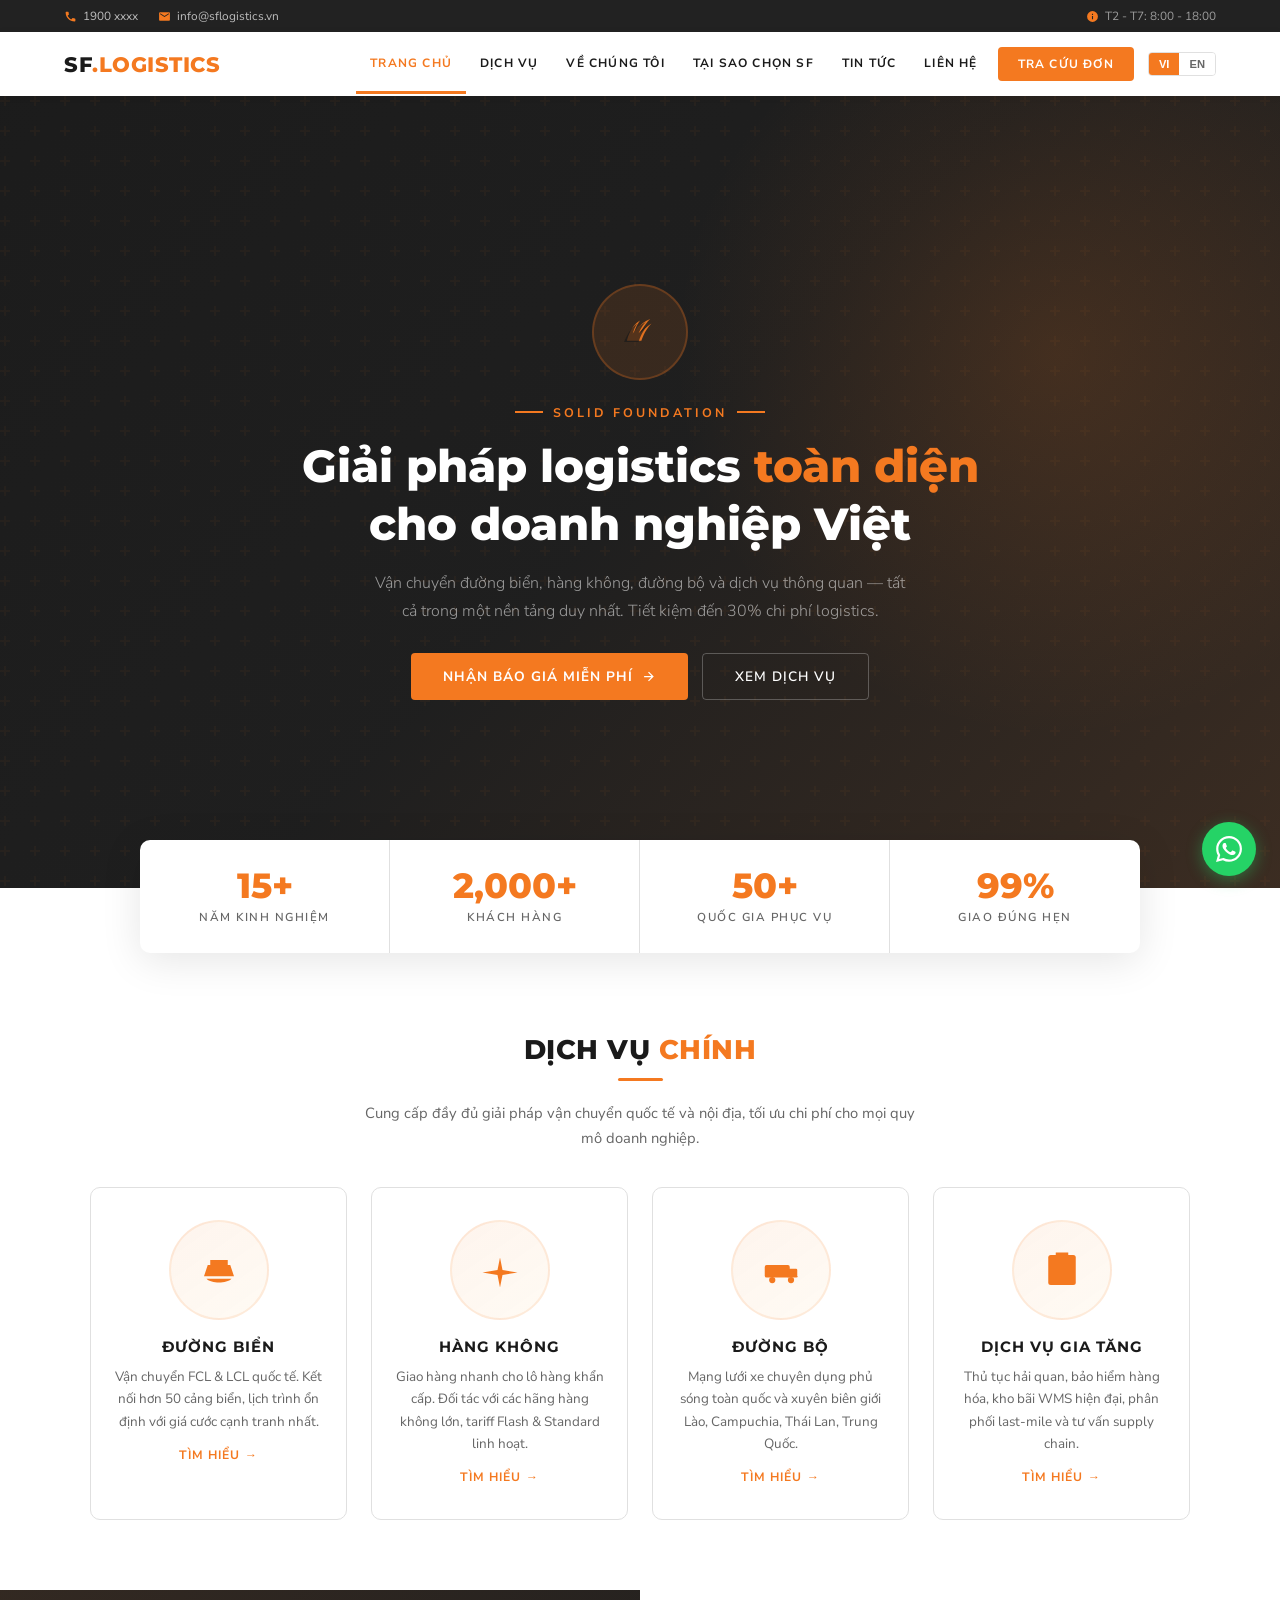
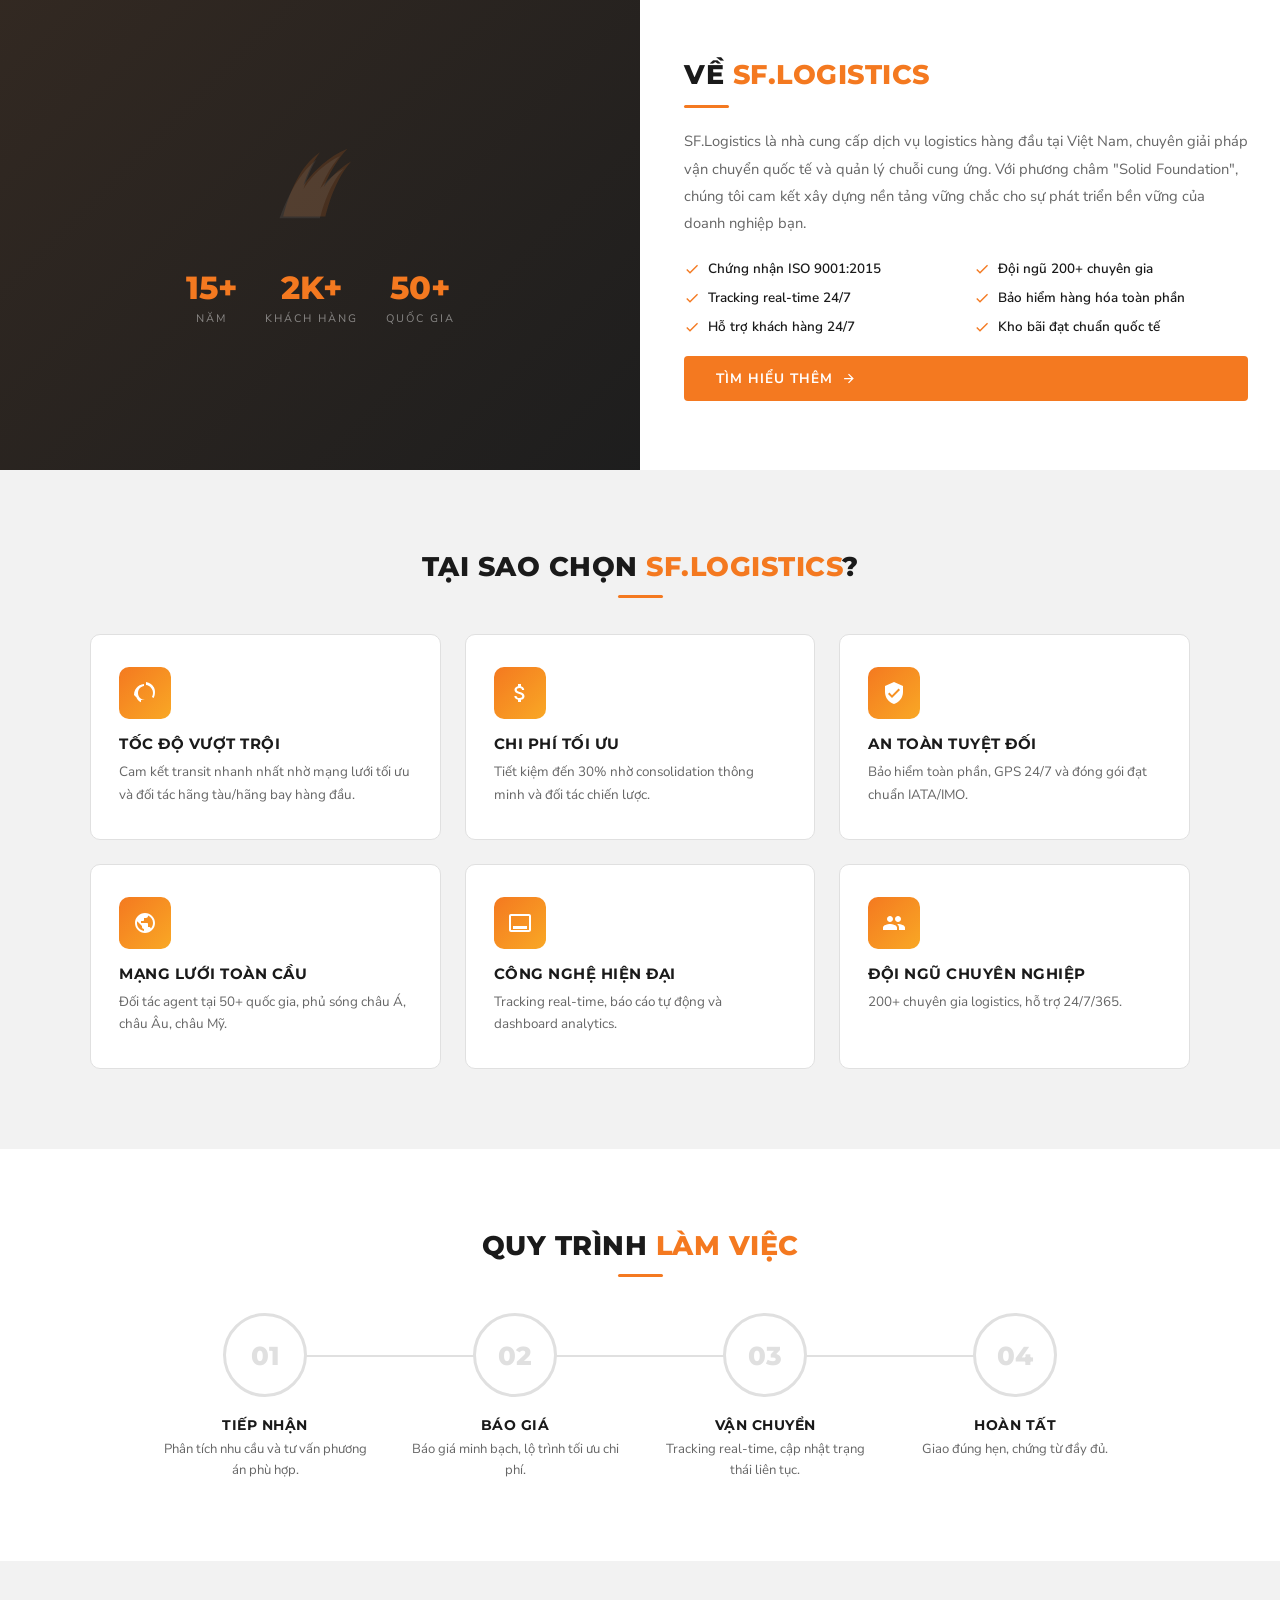
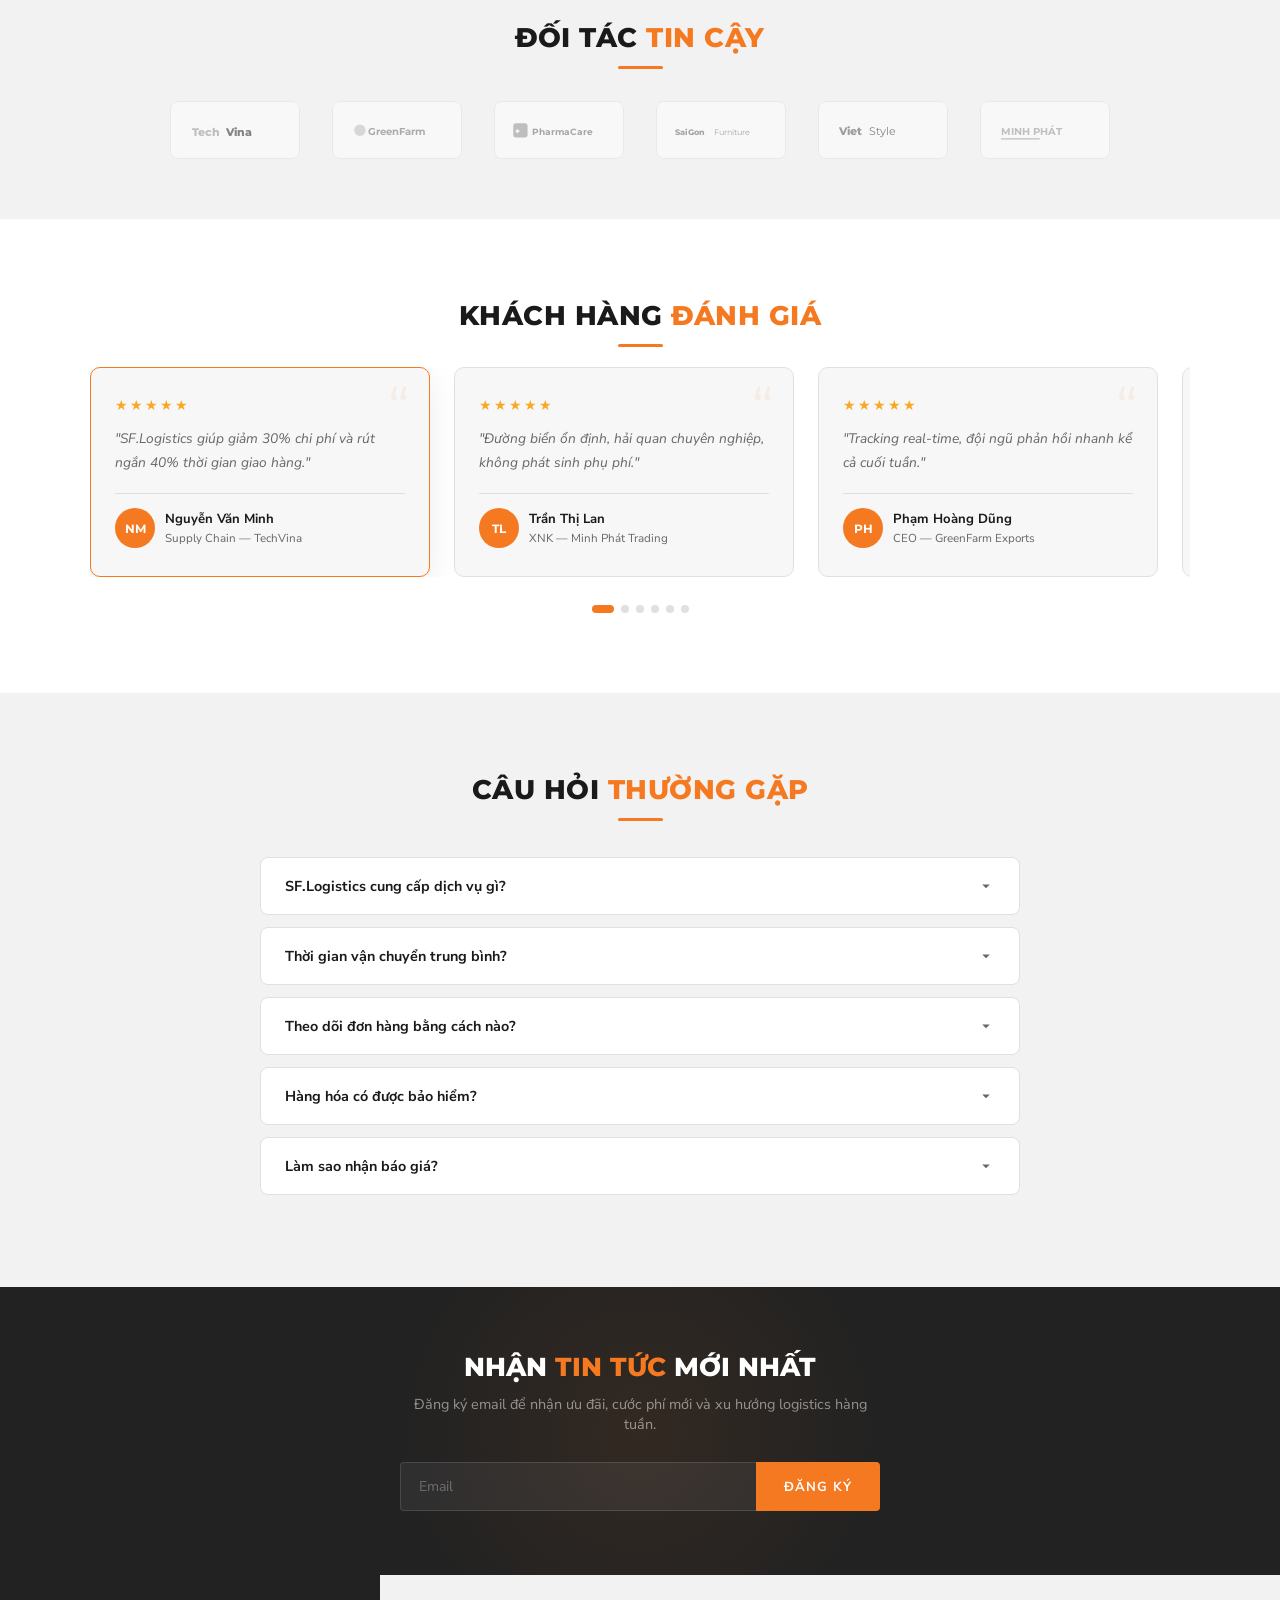
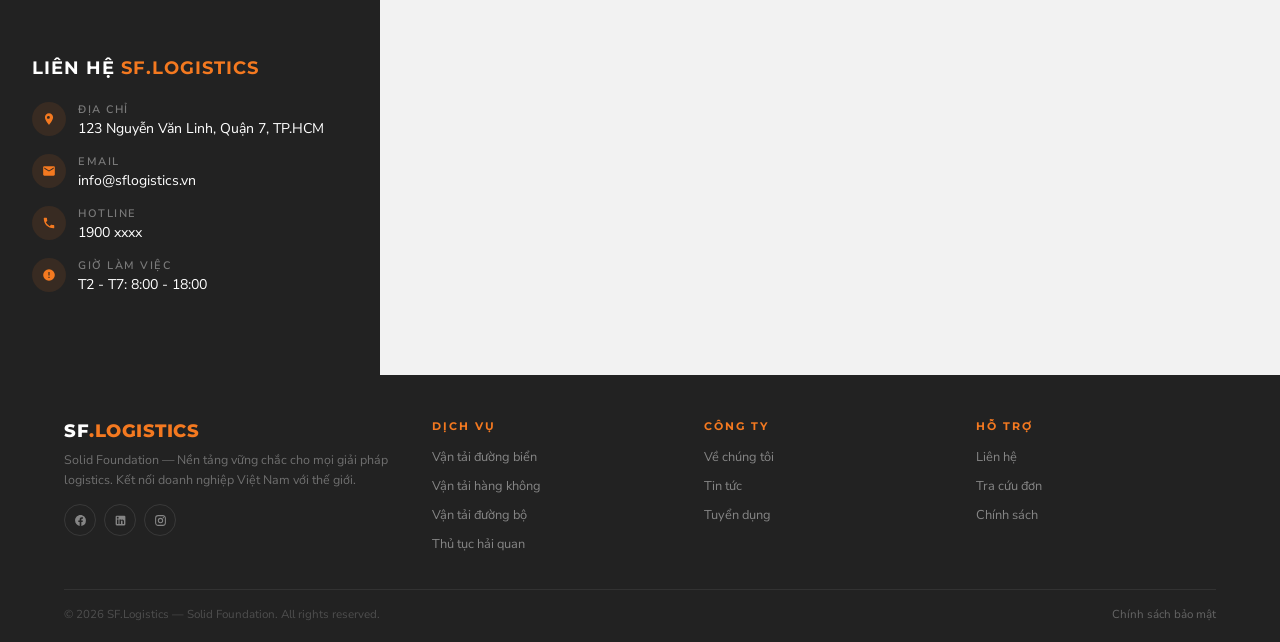
<file: index.html>
<!DOCTYPE html>
<html lang="vi">
<head>
<meta charset="UTF-8">
<meta name="viewport" content="width=device-width, initial-scale=1.0">
<meta name="author" content="SF.Logistics">
<meta name="robots" content="index, follow">
<link rel="canonical" href="https://www.sflogistics.vn/">
<link rel="alternate" hreflang="vi" href="https://www.sflogistics.vn/">
<link rel="alternate" hreflang="en" href="https://www.sflogistics.vn/en/">
<meta property="og:type" content="website">
<meta property="og:site_name" content="SF.Logistics">
<meta property="og:locale" content="vi_VN">
<meta property="og:image" content="https://www.sflogistics.vn/assets/og-image.jpg">
<meta name="twitter:card" content="summary_large_image">
<link rel="icon" type="image/png" sizes="32x32" href="/favicon-32x32.png">
<link rel="preconnect" href="https://fonts.googleapis.com">
<link rel="preconnect" href="https://fonts.gstatic.com" crossorigin>
<link href="https://fonts.googleapis.com/css2?family=Nunito+Sans:wght@300;400;500;600;700;800;900&family=Montserrat:wght@400;500;600;700;800;900&display=swap" rel="stylesheet">
<link rel="stylesheet" href="style.css">
<title>SF.Logistics | Công ty Vận tải &amp; Logistics Quốc tế - Solid Foundation</title>
<meta name="description" content="SF.Logistics - Giải pháp logistics toàn diện: vận tải đường biển, hàng không, đường bộ, thủ tục hải quan, kho bãi. Tiết kiệm 30% chi phí. 15+ năm kinh nghiệm.">
<meta property="og:title" content="SF.Logistics | Giải pháp Logistics Toàn diện cho Doanh nghiệp Việt">
<meta property="og:description" content="Vận tải đường biển, hàng không, đường bộ. Tiết kiệm đến 30% chi phí logistics.">
<meta property="og:url" content="https://www.sflogistics.vn/">
<script type="application/ld+json">
{"@context":"https://schema.org","@type":"Organization","name":"SF.Logistics","url":"https://www.sflogistics.vn","logo":"https://www.sflogistics.vn/assets/logo.png","description":"Giải pháp logistics toàn diện cho doanh nghiệp Việt Nam","address":{"@type":"PostalAddress","streetAddress":"123 Nguyễn Văn Linh","addressLocality":"Quận 7","addressRegion":"TP.HCM","addressCountry":"VN"},"contactPoint":{"@type":"ContactPoint","telephone":"+84-1900-xxxx","contactType":"customer service","availableLanguage":["Vietnamese","English"]}}
</script>
</head>
<body>
<a class="skip-nav" href="#main-content">Bỏ qua đến nội dung chính</a>
<header>
<div class="top-bar" role="complementary">
  <div class="top-bar-left">
    <div class="top-bar-item"><svg viewBox="0 0 24 24"><path d="M6.62 10.79a15.05 15.05 0 006.59 6.59l2.2-2.2a1 1 0 011.01-.24c1.12.37 2.33.57 3.58.57.55 0 1 .45 1 1V20c0 .55-.45 1-1 1C10.07 21 3 13.93 3 4c0-.55.45-1 1-1h3.5c.55 0 1 .45 1 1 0 1.25.2 2.46.57 3.58.11.35.03.74-.25 1.02l-2.2 2.19z"/></svg><a href="tel:1900xxxx">1900 xxxx</a></div>
    <div class="top-bar-item"><svg viewBox="0 0 24 24"><path d="M20 4H4c-1.1 0-2 .9-2 2v12c0 1.1.9 2 2 2h16c1.1 0 2-.9 2-2V6c0-1.1-.9-2-2-2zm0 4l-8 5-8-5V6l8 5 8-5v2z"/></svg><a href="mailto:info@sflogistics.vn">info@sflogistics.vn</a></div>
  </div>
  <div class="top-bar-right">
    <div class="top-bar-item"><svg viewBox="0 0 24 24"><path d="M12 2a10 10 0 100 20 10 10 0 000-20zm1 15h-2v-6h2v6zm0-8h-2V7h2v2z"/></svg><span data-vi="T2 - T7: 8:00 - 18:00" data-en="Mon - Sat: 8:00 AM - 6:00 PM">T2 - T7: 8:00 - 18:00</span></div>
  </div>
</div>
<nav class="navbar" id="navbar">
  <a href="index.html" class="nav-brand" style="text-decoration:none">SF<span>.</span><span>LOGISTICS</span></a>
  <div class="nav-right">
    <ul class="nav-menu" id="navMenu">
      <li><a href="index.html" data-vi="Trang chủ" data-en="Home" class="active-link">Trang chủ</a></li>
      <li><a href="index.html#services" data-vi="Dịch vụ" data-en="Services">Dịch vụ</a></li>
      <li><a href="index.html#about" data-vi="Về chúng tôi" data-en="About">Về chúng tôi</a></li>
      <li><a href="index.html#why" data-vi="Tại sao chọn SF" data-en="Why SF">Tại sao chọn SF</a></li>
      <li><a href="blog.html" data-vi="Tin tức" data-en="News">Tin tức</a></li>
      <li><a href="index.html#contact" data-vi="Liên hệ" data-en="Contact">Liên hệ</a></li>
      <li><a href="tracking.html" class="nav-cta-link" data-vi="Tra cứu đơn" data-en="Track Order">Tra cứu đơn</a></li>
    </ul>
    <div class="lang-switch">
      <button class="lang-btn active" id="langVi" onclick="switchLang('vi')">VI</button>
      <button class="lang-btn" id="langEn" onclick="switchLang('en')">EN</button>
    </div>
    <button class="nav-hamburger" onclick="document.getElementById('navMenu').classList.toggle('show')">&#9776;</button>
  </div>
</nav>
</header>

<main id="main-content">
<section class="hero" id="home">
  <div class="hero-bg"></div><div class="hero-pattern"></div><div class="hero-glow"></div>
  <div class="hero-content">
    <div class="hero-logo-icon"><svg viewBox="0 0 64 64" fill="none"><path d="M14 44c0 0 4-20 18-28c-6 8-8 16-8 16s8-12 22-18c-8 8-14 20-14 20s6-8 16-14c-10 10-14 24-14 24H14z" fill="#f47920" opacity=".9"/><path d="M10 46c0 0 6-18 18-26c-4 6-6 14-6 14s6-10 18-16c-6 6-10 16-10 16s4-6 12-10c-8 8-12 22-12 22H10z" fill="#1a1a1a" opacity=".7"/></svg></div>
    <div class="hero-overline" data-vi="Solid Foundation" data-en="Solid Foundation">Solid Foundation</div>
    <h1 data-vi="Giải pháp logistics <span>toàn diện</span> cho doanh nghiệp Việt" data-en="Comprehensive logistics <span>solutions</span> for Vietnamese businesses">Giải pháp logistics <span>toàn diện</span> cho doanh nghiệp Việt</h1>
    <p class="hero-sub" data-vi="Vận chuyển đường biển, hàng không, đường bộ và dịch vụ thông quan — tất cả trong một nền tảng duy nhất. Tiết kiệm đến 30% chi phí logistics." data-en="Ocean, air, road freight and customs services — all in one platform. Save up to 30% on logistics costs.">Vận chuyển đường biển, hàng không, đường bộ và dịch vụ thông quan — tất cả trong một nền tảng duy nhất. Tiết kiệm đến 30% chi phí logistics.</p>
    <div class="hero-buttons">
      <a href="index.html#contact" class="btn-primary"><span data-vi="Nhận báo giá miễn phí" data-en="Get Free Quote">Nhận báo giá miễn phí</span> <svg class="btn-icon" viewBox="0 0 24 24" fill="none" stroke="currentColor" stroke-width="2"><path d="M5 12h14M12 5l7 7-7 7"/></svg></a>
      <a href="index.html#services" class="btn-outline"><span data-vi="Xem dịch vụ" data-en="View Services">Xem dịch vụ</span></a>
    </div>
  </div>
</section>

<div class="stats-bar">
  <div class="stat-item"><div class="stat-num">15+</div><div class="stat-label" data-vi="Năm kinh nghiệm" data-en="Years Experience">Năm kinh nghiệm</div></div>
  <div class="stat-item"><div class="stat-num">2,000+</div><div class="stat-label" data-vi="Khách hàng" data-en="Clients">Khách hàng</div></div>
  <div class="stat-item"><div class="stat-num">50+</div><div class="stat-label" data-vi="Quốc gia phục vụ" data-en="Countries Served">Quốc gia phục vụ</div></div>
  <div class="stat-item"><div class="stat-num">99%</div><div class="stat-label" data-vi="Giao đúng hẹn" data-en="On-time Delivery">Giao đúng hẹn</div></div>
</div>

<section class="services" id="services">
  <h2 class="section-title" data-vi="Dịch vụ <span>chính</span>" data-en="Core <span>Services</span>">Dịch vụ <span>chính</span></h2>
  <div class="section-line"></div>
  <p class="section-sub" data-vi="Cung cấp đầy đủ giải pháp vận chuyển quốc tế và nội địa, tối ưu chi phí cho mọi quy mô doanh nghiệp." data-en="Complete international and domestic shipping solutions, optimized for businesses of all sizes.">Cung cấp đầy đủ giải pháp vận chuyển quốc tế và nội địa, tối ưu chi phí cho mọi quy mô doanh nghiệp.</p>
  <div class="services-grid">
    <div class="svc-card"><div class="svc-icon"><svg viewBox="0 0 64 64"><path d="M8 42l6-18h36l6 18H8zm10-18V16h28v8M32 16V8m-8 0h16M12 46c4 4 12 6 20 6s16-2 20-6"/></svg></div><h3 data-vi="Đường biển" data-en="Ocean Freight">Đường biển</h3><p data-vi="Vận chuyển FCL &amp; LCL quốc tế. Kết nối hơn 50 cảng biển, lịch trình ổn định với giá cước cạnh tranh nhất." data-en="International FCL &amp; LCL shipping. Connected to 50+ seaports with stable schedules and competitive rates.">Vận chuyển FCL &amp; LCL quốc tế. Kết nối hơn 50 cảng biển, lịch trình ổn định với giá cước cạnh tranh nhất.</p><a href="#" class="svc-link" data-vi="Tìm hiểu →" data-en="Learn more →">Tìm hiểu →</a></div>
    <div class="svc-card"><div class="svc-icon"><svg viewBox="0 0 64 64"><path d="M4 36l24-4 4-20 4 20 24 4-24 4-4 20-4-20-24-4z"/></svg></div><h3 data-vi="Hàng không" data-en="Air Freight">Hàng không</h3><p data-vi="Giao hàng nhanh cho lô hàng khẩn cấp. Đối tác với các hãng hàng không lớn, tariff Flash &amp; Standard linh hoạt." data-en="Fast delivery for urgent shipments. Partnered with major airlines, flexible Flash &amp; Standard tariffs.">Giao hàng nhanh cho lô hàng khẩn cấp. Đối tác với các hãng hàng không lớn, tariff Flash &amp; Standard linh hoạt.</p><a href="#" class="svc-link" data-vi="Tìm hiểu →" data-en="Learn more →">Tìm hiểu →</a></div>
    <div class="svc-card"><div class="svc-icon"><svg viewBox="0 0 64 64"><rect x="6" y="24" width="40" height="20" rx="3"/><rect x="42" y="30" width="16" height="14" rx="2"/><circle cx="18" cy="48" r="5"/><circle cx="48" cy="48" r="5"/><path d="M42 34h10l6 8v2"/></svg></div><h3 data-vi="Đường bộ" data-en="Road Freight">Đường bộ</h3><p data-vi="Mạng lưới xe chuyên dụng phủ sóng toàn quốc và xuyên biên giới Lào, Campuchia, Thái Lan, Trung Quốc." data-en="Dedicated fleet covering nationwide &amp; cross-border to Laos, Cambodia, Thailand, China.">Mạng lưới xe chuyên dụng phủ sóng toàn quốc và xuyên biên giới Lào, Campuchia, Thái Lan, Trung Quốc.</p><a href="#" class="svc-link" data-vi="Tìm hiểu →" data-en="Learn more →">Tìm hiểu →</a></div>
    <div class="svc-card"><div class="svc-icon"><svg viewBox="0 0 64 64"><rect x="10" y="8" width="44" height="48" rx="4"/><path d="M22 8V4h20v4M22 28h20M22 36h14M22 20h20"/></svg></div><h3 data-vi="Dịch vụ gia tăng" data-en="Value Added">Dịch vụ gia tăng</h3><p data-vi="Thủ tục hải quan, bảo hiểm hàng hóa, kho bãi WMS hiện đại, phân phối last-mile và tư vấn supply chain." data-en="Customs clearance, cargo insurance, modern WMS warehousing, last-mile delivery &amp; supply chain consulting.">Thủ tục hải quan, bảo hiểm hàng hóa, kho bãi WMS hiện đại, phân phối last-mile và tư vấn supply chain.</p><a href="#" class="svc-link" data-vi="Tìm hiểu →" data-en="Learn more →">Tìm hiểu →</a></div>
  </div>
</section>

<section class="about" id="about">
  <div class="about-image"><div class="about-img-inner"><svg viewBox="0 0 120 120" fill="none"><path d="M20 90c0 0 10-50 40-70c-12 16-18 36-18 36s18-28 48-40c-16 16-26 42-26 42s12-18 30-28c-20 22-28 60-28 60H20z" fill="#f47920" opacity=".3"/><path d="M16 92c0 0 14-44 40-64c-8 12-14 32-14 32s14-24 40-36c-12 12-22 36-22 36s10-14 26-22c-18 18-26 54-26 54H16z" fill="white" opacity=".15"/></svg><div class="about-stats-row"><div class="about-stat"><div class="about-stat-num">15+</div><div class="about-stat-label" data-vi="Năm" data-en="Years">Năm</div></div><div class="about-stat"><div class="about-stat-num">2K+</div><div class="about-stat-label" data-vi="Khách hàng" data-en="Clients">Khách hàng</div></div><div class="about-stat"><div class="about-stat-num">50+</div><div class="about-stat-label" data-vi="Quốc gia" data-en="Countries">Quốc gia</div></div></div></div></div>
  <div class="about-text">
    <h2 class="section-title" data-vi="Về <span>SF.Logistics</span>" data-en="About <span>SF.Logistics</span>">Về <span>SF.Logistics</span></h2>
    <div class="section-line"></div>
    <p data-vi="SF.Logistics là nhà cung cấp dịch vụ logistics hàng đầu tại Việt Nam, chuyên giải pháp vận chuyển quốc tế và quản lý chuỗi cung ứng. Với phương châm 'Solid Foundation', chúng tôi cam kết xây dựng nền tảng vững chắc cho sự phát triển bền vững của doanh nghiệp bạn." data-en="SF.Logistics is a leading logistics provider in Vietnam, specializing in international freight and supply chain management. With the motto 'Solid Foundation', we build a solid base for your business's sustainable growth.">SF.Logistics là nhà cung cấp dịch vụ logistics hàng đầu tại Việt Nam, chuyên giải pháp vận chuyển quốc tế và quản lý chuỗi cung ứng. Với phương châm "Solid Foundation", chúng tôi cam kết xây dựng nền tảng vững chắc cho sự phát triển bền vững của doanh nghiệp bạn.</p>
    <ul class="about-list">
      <li><svg viewBox="0 0 24 24"><path d="M9 16.17L4.83 12l-1.42 1.41L9 19 21 7l-1.41-1.41z"/></svg><span data-vi="Chứng nhận ISO 9001:2015" data-en="ISO 9001:2015 Certified">Chứng nhận ISO 9001:2015</span></li>
      <li><svg viewBox="0 0 24 24"><path d="M9 16.17L4.83 12l-1.42 1.41L9 19 21 7l-1.41-1.41z"/></svg><span data-vi="Đội ngũ 200+ chuyên gia" data-en="200+ Expert Team">Đội ngũ 200+ chuyên gia</span></li>
      <li><svg viewBox="0 0 24 24"><path d="M9 16.17L4.83 12l-1.42 1.41L9 19 21 7l-1.41-1.41z"/></svg><span data-vi="Tracking real-time 24/7" data-en="24/7 Real-time Tracking">Tracking real-time 24/7</span></li>
      <li><svg viewBox="0 0 24 24"><path d="M9 16.17L4.83 12l-1.42 1.41L9 19 21 7l-1.41-1.41z"/></svg><span data-vi="Bảo hiểm hàng hóa toàn phần" data-en="Full Cargo Insurance">Bảo hiểm hàng hóa toàn phần</span></li>
      <li><svg viewBox="0 0 24 24"><path d="M9 16.17L4.83 12l-1.42 1.41L9 19 21 7l-1.41-1.41z"/></svg><span data-vi="Hỗ trợ khách hàng 24/7" data-en="24/7 Customer Support">Hỗ trợ khách hàng 24/7</span></li>
      <li><svg viewBox="0 0 24 24"><path d="M9 16.17L4.83 12l-1.42 1.41L9 19 21 7l-1.41-1.41z"/></svg><span data-vi="Kho bãi đạt chuẩn quốc tế" data-en="International Standard Warehouse">Kho bãi đạt chuẩn quốc tế</span></li>
    </ul>
    <a href="#" class="btn-primary" style="text-decoration:none"><span data-vi="Tìm hiểu thêm" data-en="Learn More">Tìm hiểu thêm</span> <svg class="btn-icon" viewBox="0 0 24 24" fill="none" stroke="currentColor" stroke-width="2"><path d="M5 12h14M12 5l7 7-7 7"/></svg></a>
  </div>
</section>

<section class="why-us" id="why">
  <h2 class="section-title" data-vi="Tại sao chọn <span>SF.Logistics</span>?" data-en="Why Choose <span>SF.Logistics</span>?">Tại sao chọn <span>SF.Logistics</span>?</h2>
  <div class="section-line"></div>
  <div class="why-grid">
    <div class="why-card"><div class="why-icon"><svg viewBox="0 0 24 24"><path d="M13 2.05v2.02c3.95.49 7 3.85 7 7.93 0 1.45-.39 2.81-1.06 3.98l1.73 1C21.52 15.21 22 13.16 22 11c0-5.18-3.95-9.45-9-9.95zM12 19c-3.87 0-7-3.13-7-7 0-3.53 2.61-6.43 6-6.92V3.03C5.06 3.54 1 8.27 1 14h0l4.25 4.25 1.41-1.41L4.83 15H3c.52 2.76 2.42 5.08 5 6.32V19h4z"/></svg></div><h3 data-vi="Tốc độ vượt trội" data-en="Superior Speed">Tốc độ vượt trội</h3><p data-vi="Cam kết transit nhanh nhất nhờ mạng lưới tối ưu và đối tác hãng tàu/hãng bay hàng đầu." data-en="Fastest transit times thanks to optimized routes and top-tier carrier partnerships.">Cam kết transit nhanh nhất nhờ mạng lưới tối ưu và đối tác hãng tàu/hãng bay hàng đầu.</p></div>
    <div class="why-card"><div class="why-icon"><svg viewBox="0 0 24 24"><path d="M11.8 10.9c-2.27-.59-3-1.2-3-2.15 0-1.09 1.01-1.85 2.7-1.85 1.78 0 2.44.85 2.5 2.1h2.21c-.07-1.72-1.12-3.3-3.21-3.81V3h-3v2.16c-1.94.42-3.5 1.68-3.5 3.61 0 2.31 1.91 3.46 4.7 4.13 2.5.6 3 1.48 3 2.41 0 .69-.49 1.79-2.7 1.79-2.06 0-2.87-.92-2.98-2.1h-2.2c.12 2.19 1.76 3.42 3.68 3.83V21h3v-2.15c1.95-.37 3.5-1.5 3.5-3.55 0-2.84-2.43-3.81-4.7-4.4z"/></svg></div><h3 data-vi="Chi phí tối ưu" data-en="Optimized Cost">Chi phí tối ưu</h3><p data-vi="Tiết kiệm đến 30% nhờ consolidation thông minh và đối tác chiến lược." data-en="Save up to 30% through smart consolidation and strategic partnerships.">Tiết kiệm đến 30% nhờ consolidation thông minh và đối tác chiến lược.</p></div>
    <div class="why-card"><div class="why-icon"><svg viewBox="0 0 24 24"><path d="M12 1L3 5v6c0 5.55 3.84 10.74 9 12 5.16-1.26 9-6.45 9-12V5l-9-4zm-2 16l-4-4 1.41-1.41L10 14.17l6.59-6.59L18 9l-8 8z"/></svg></div><h3 data-vi="An toàn tuyệt đối" data-en="Absolute Safety">An toàn tuyệt đối</h3><p data-vi="Bảo hiểm toàn phần, GPS 24/7 và đóng gói đạt chuẩn IATA/IMO." data-en="Full insurance, 24/7 GPS and IATA/IMO certified packing.">Bảo hiểm toàn phần, GPS 24/7 và đóng gói đạt chuẩn IATA/IMO.</p></div>
    <div class="why-card"><div class="why-icon"><svg viewBox="0 0 24 24"><path d="M12 2C6.48 2 2 6.48 2 12s4.48 10 10 10 10-4.48 10-10S17.52 2 12 2zm-1 17.93c-3.95-.49-7-3.85-7-7.93 0-.62.08-1.21.21-1.79L9 15v1c0 1.1.9 2 2 2v1.93zm6.9-2.54c-.26-.81-1-1.39-1.9-1.39h-1v-3c0-.55-.45-1-1-1H8v-2h2c.55 0 1-.45 1-1V7h2c1.1 0 2-.9 2-2v-.41c2.93 1.19 5 4.06 5 7.41 0 2.08-.8 3.97-2.1 5.39z"/></svg></div><h3 data-vi="Mạng lưới toàn cầu" data-en="Global Network">Mạng lưới toàn cầu</h3><p data-vi="Đối tác agent tại 50+ quốc gia, phủ sóng châu Á, châu Âu, châu Mỹ." data-en="Agent network in 50+ countries across Asia, Europe and the Americas.">Đối tác agent tại 50+ quốc gia, phủ sóng châu Á, châu Âu, châu Mỹ.</p></div>
    <div class="why-card"><div class="why-icon"><svg viewBox="0 0 24 24"><path d="M21 3H3c-1.1 0-2 .9-2 2v14c0 1.1.9 2 2 2h18c1.1 0 2-.9 2-2V5c0-1.1-.9-2-2-2zm0 16H3V5h18v14zM5 15h14v3H5z"/></svg></div><h3 data-vi="Công nghệ hiện đại" data-en="Modern Technology">Công nghệ hiện đại</h3><p data-vi="Tracking real-time, báo cáo tự động và dashboard analytics." data-en="Real-time tracking, automated reports and analytics dashboard.">Tracking real-time, báo cáo tự động và dashboard analytics.</p></div>
    <div class="why-card"><div class="why-icon"><svg viewBox="0 0 24 24"><path d="M16 11c1.66 0 2.99-1.34 2.99-3S17.66 5 16 5c-1.66 0-3 1.34-3 3s1.34 3 3 3zm-8 0c1.66 0 2.99-1.34 2.99-3S9.66 5 8 5C6.34 5 5 6.34 5 8s1.34 3 3 3zm0 2c-2.33 0-7 1.17-7 3.5V19h14v-2.5c0-2.33-4.67-3.5-7-3.5zm8 0c-.29 0-.62.02-.97.05 1.16.84 1.97 1.97 1.97 3.45V19h6v-2.5c0-2.33-4.67-3.5-7-3.5z"/></svg></div><h3 data-vi="Đội ngũ chuyên nghiệp" data-en="Professional Team">Đội ngũ chuyên nghiệp</h3><p data-vi="200+ chuyên gia logistics, hỗ trợ 24/7/365." data-en="200+ logistics experts, 24/7/365 support.">200+ chuyên gia logistics, hỗ trợ 24/7/365.</p></div>
  </div>
</section>

<section class="process">
  <h2 class="section-title" data-vi="Quy trình <span>làm việc</span>" data-en="Our <span>Process</span>">Quy trình <span>làm việc</span></h2><div class="section-line"></div>
  <div class="process-grid">
    <div class="step"><div class="step-num">01</div><h3 data-vi="Tiếp nhận" data-en="Inquiry">Tiếp nhận</h3><p data-vi="Phân tích nhu cầu và tư vấn phương án phù hợp." data-en="Analyze needs and recommend the best solution.">Phân tích nhu cầu và tư vấn phương án phù hợp.</p></div>
    <div class="step"><div class="step-num">02</div><h3 data-vi="Báo giá" data-en="Quotation">Báo giá</h3><p data-vi="Báo giá minh bạch, lộ trình tối ưu chi phí." data-en="Transparent quotes, cost-optimized routes.">Báo giá minh bạch, lộ trình tối ưu chi phí.</p></div>
    <div class="step"><div class="step-num">03</div><h3 data-vi="Vận chuyển" data-en="Shipping">Vận chuyển</h3><p data-vi="Tracking real-time, cập nhật trạng thái liên tục." data-en="Real-time tracking, continuous status updates.">Tracking real-time, cập nhật trạng thái liên tục.</p></div>
    <div class="step"><div class="step-num">04</div><h3 data-vi="Hoàn tất" data-en="Delivery">Hoàn tất</h3><p data-vi="Giao đúng hẹn, chứng từ đầy đủ." data-en="On-time delivery, complete documentation.">Giao đúng hẹn, chứng từ đầy đủ.</p></div>
  </div>
</section>

<section class="clients">
  <h2 class="section-title" data-vi="Đối tác <span>tin cậy</span>" data-en="Trusted <span>Partners</span>">Đối tác <span>tin cậy</span></h2><div class="section-line"></div>
  <div class="clients-logos">
    <div class="client-logo-box"><svg viewBox="0 0 140 40"><text x="10" y="28" font-family="Montserrat,sans-serif" font-weight="800" font-size="16" fill="#f47920">Tech</text><text x="58" y="28" font-family="Montserrat,sans-serif" font-weight="800" font-size="16" fill="#1a1a1a">Vina</text></svg></div>
    <div class="client-logo-box"><svg viewBox="0 0 140 40"><circle cx="18" cy="20" r="8" fill="#4caf50" opacity=".6"/><text x="30" y="27" font-family="Montserrat,sans-serif" font-weight="700" font-size="14" fill="#2e7d32">GreenFarm</text></svg></div>
    <div class="client-logo-box"><svg viewBox="0 0 140 40"><rect x="6" y="10" width="20" height="20" rx="4" fill="#1565c0" opacity=".7"/><text x="8" y="25" font-family="Montserrat,sans-serif" font-weight="900" font-size="11" fill="white">+</text><text x="32" y="27" font-family="Montserrat,sans-serif" font-weight="700" font-size="13" fill="#1565c0">PharmaCare</text></svg></div>
    <div class="client-logo-box"><svg viewBox="0 0 160 40"><text x="6" y="27" font-family="Montserrat,sans-serif" font-weight="800" font-size="13" fill="#795548">SaiGon</text><text x="68" y="27" font-family="Montserrat,sans-serif" font-weight="400" font-size="13" fill="#795548">Furniture</text></svg></div>
    <div class="client-logo-box"><svg viewBox="0 0 140 40"><text x="8" y="27" font-family="Montserrat,sans-serif" font-weight="800" font-size="15" fill="#e91e63">Viet</text><text x="50" y="27" font-family="Montserrat,sans-serif" font-weight="400" font-size="15" fill="#1a1a1a">Style</text></svg></div>
    <div class="client-logo-box"><svg viewBox="0 0 140 40"><text x="8" y="27" font-family="Montserrat,sans-serif" font-weight="700" font-size="14" fill="#f47920">MINH PHÁT</text><rect x="8" y="31" width="55" height="2" fill="#f47920" rx="1"/></svg></div>
  </div>
</section>

<section class="reviews" id="reviews-section">
  <h2 class="section-title" data-vi="Khách hàng <span>đánh giá</span>" data-en="Client <span>Testimonials</span>">Khách hàng <span>đánh giá</span></h2><div class="section-line"></div>
  <div class="slider-viewport"><div class="slider-track" id="sliderTrack">
    <div class="review-card"><div class="review-stars"><span class="review-star">★</span><span class="review-star">★</span><span class="review-star">★</span><span class="review-star">★</span><span class="review-star">★</span></div><blockquote>"SF.Logistics giúp giảm 30% chi phí và rút ngắn 40% thời gian giao hàng."</blockquote><div class="review-author"><div class="review-avatar">NM</div><div><div class="review-name">Nguyễn Văn Minh</div><div class="review-role">Supply Chain — TechVina</div></div></div></div>
    <div class="review-card"><div class="review-stars"><span class="review-star">★</span><span class="review-star">★</span><span class="review-star">★</span><span class="review-star">★</span><span class="review-star">★</span></div><blockquote>"Đường biển ổn định, hải quan chuyên nghiệp, không phát sinh phụ phí."</blockquote><div class="review-author"><div class="review-avatar">TL</div><div><div class="review-name">Trần Thị Lan</div><div class="review-role">XNK — Minh Phát Trading</div></div></div></div>
    <div class="review-card"><div class="review-stars"><span class="review-star">★</span><span class="review-star">★</span><span class="review-star">★</span><span class="review-star">★</span><span class="review-star">★</span></div><blockquote>"Tracking real-time, đội ngũ phản hồi nhanh kể cả cuối tuần."</blockquote><div class="review-author"><div class="review-avatar">PH</div><div><div class="review-name">Phạm Hoàng Dũng</div><div class="review-role">CEO — GreenFarm Exports</div></div></div></div>
    <div class="review-card"><div class="review-stars"><span class="review-star">★</span><span class="review-star">★</span><span class="review-star">★</span><span class="review-star">★</span><span class="review-star">☆</span></div><blockquote>"Xuất khẩu sang châu Âu đơn giản hơn, giá cước hợp lý và minh bạch."</blockquote><div class="review-author"><div class="review-avatar">LH</div><div><div class="review-name">Lê Thị Hương</div><div class="review-role">GĐ — SaiGon Furniture</div></div></div></div>
    <div class="review-card"><div class="review-stars"><span class="review-star">★</span><span class="review-star">★</span><span class="review-star">★</span><span class="review-star">★</span><span class="review-star">★</span></div><blockquote>"Kho bãi chuẩn quốc tế, WMS chính xác. Rất hài lòng."</blockquote><div class="review-author"><div class="review-avatar">VT</div><div><div class="review-name">Võ Thanh Tùng</div><div class="review-role">Supply Chain — PharmaCare</div></div></div></div>
    <div class="review-card"><div class="review-stars"><span class="review-star">★</span><span class="review-star">★</span><span class="review-star">★</span><span class="review-star">★</span><span class="review-star">★</span></div><blockquote>"Chuyển hàng nhanh, an toàn. Đối tác logistics hàng đầu."</blockquote><div class="review-author"><div class="review-avatar">DA</div><div><div class="review-name">Đặng Ngọc Anh</div><div class="review-role">Founder — VietStyle</div></div></div></div>
  </div></div>
  <div class="slider-dots" id="sliderDots"></div>
</section>

<section class="faq">
  <h2 class="section-title" data-vi="Câu hỏi <span>thường gặp</span>" data-en="Frequently <span>Asked Questions</span>">Câu hỏi <span>thường gặp</span></h2><div class="section-line"></div>
  <div class="faq-list">
    <div class="faq-item"><div class="faq-q" onclick="this.parentElement.classList.toggle('open')"><span data-vi="SF.Logistics cung cấp dịch vụ gì?" data-en="What services does SF.Logistics provide?">SF.Logistics cung cấp dịch vụ gì?</span><svg viewBox="0 0 24 24"><path d="M7 10l5 5 5-5z"/></svg></div><div class="faq-a" data-vi="Vận tải đường biển FCL/LCL, hàng không, đường bộ, hải quan, kho bãi, bảo hiểm và tư vấn chuỗi cung ứng." data-en="Ocean FCL/LCL, air, road freight, customs, warehousing, insurance and supply chain consulting.">Vận tải đường biển FCL/LCL, hàng không, đường bộ, hải quan, kho bãi, bảo hiểm và tư vấn chuỗi cung ứng.</div></div>
    <div class="faq-item"><div class="faq-q" onclick="this.parentElement.classList.toggle('open')"><span data-vi="Thời gian vận chuyển trung bình?" data-en="Average shipping time?">Thời gian vận chuyển trung bình?</span><svg viewBox="0 0 24 24"><path d="M7 10l5 5 5-5z"/></svg></div><div class="faq-a" data-vi="Đường biển 15-35 ngày, hàng không 3-7 ngày, đường bộ nội địa 1-5 ngày." data-en="Ocean 15-35 days, air 3-7 days, domestic road 1-5 days.">Đường biển 15-35 ngày, hàng không 3-7 ngày, đường bộ nội địa 1-5 ngày.</div></div>
    <div class="faq-item"><div class="faq-q" onclick="this.parentElement.classList.toggle('open')"><span data-vi="Theo dõi đơn hàng bằng cách nào?" data-en="How to track shipments?">Theo dõi đơn hàng bằng cách nào?</span><svg viewBox="0 0 24 24"><path d="M7 10l5 5 5-5z"/></svg></div><div class="faq-a" data-vi="Tracking online 24/7 trên website hoặc liên hệ hotline. Mỗi lô hàng có mã theo dõi riêng." data-en="24/7 online tracking on our website or contact hotline. Each shipment has a unique tracking code.">Tracking online 24/7 trên website hoặc liên hệ hotline. Mỗi lô hàng có mã theo dõi riêng.</div></div>
    <div class="faq-item"><div class="faq-q" onclick="this.parentElement.classList.toggle('open')"><span data-vi="Hàng hóa có được bảo hiểm?" data-en="Is cargo insured?">Hàng hóa có được bảo hiểm?</span><svg viewBox="0 0 24 24"><path d="M7 10l5 5 5-5z"/></svg></div><div class="faq-a" data-vi="Có, bảo hiểm toàn phần cho mọi lô hàng với gói phù hợp giá trị và loại hàng." data-en="Yes, full insurance for all shipments with packages matching cargo value and type.">Có, bảo hiểm toàn phần cho mọi lô hàng với gói phù hợp giá trị và loại hàng.</div></div>
    <div class="faq-item"><div class="faq-q" onclick="this.parentElement.classList.toggle('open')"><span data-vi="Làm sao nhận báo giá?" data-en="How to get a quote?">Làm sao nhận báo giá?</span><svg viewBox="0 0 24 24"><path d="M7 10l5 5 5-5z"/></svg></div><div class="faq-a" data-vi="Hotline 1900 xxxx, email info@sflogistics.vn hoặc form website. Phản hồi trong 2-4 giờ." data-en="Hotline 1900 xxxx, email info@sflogistics.vn or website form. Response within 2-4 hours.">Hotline 1900 xxxx, email info@sflogistics.vn hoặc form website. Phản hồi trong 2-4 giờ.</div></div>
  </div>
</section>

<section class="newsletter">
  <h2 data-vi="Nhận <span>tin tức</span> mới nhất" data-en="Get the <span>latest</span> updates">Nhận <span>tin tức</span> mới nhất</h2>
  <p data-vi="Đăng ký email để nhận ưu đãi, cước phí mới và xu hướng logistics hàng tuần." data-en="Subscribe to receive weekly deals, new rates and logistics trends.">Đăng ký email để nhận ưu đãi, cước phí mới và xu hướng logistics hàng tuần.</p>
  <div class="nl-form"><input type="email" class="nl-input" placeholder="Email"><button class="nl-submit" data-vi="Đăng ký" data-en="Subscribe">Đăng ký</button></div>
</section>

<section class="map-section" id="contact">
  <div class="map-info">
    <h3 data-vi="Liên hệ <span>SF.Logistics</span>" data-en="Contact <span>SF.Logistics</span>">Liên hệ <span>SF.Logistics</span></h3>
    <ul class="map-info-list">
      <li class="map-info-item"><div class="map-info-icon"><svg viewBox="0 0 24 24"><path d="M12 2C8.13 2 5 5.13 5 9c0 5.25 7 13 7 13s7-7.75 7-13c0-3.87-3.13-7-7-7zm0 9.5A2.5 2.5 0 1112 7a2.5 2.5 0 010 4.5z"/></svg></div><div><div class="info-label" data-vi="Địa chỉ" data-en="Address">Địa chỉ</div><div class="info-value">123 Nguyễn Văn Linh, Quận 7, TP.HCM</div></div></li>
      <li class="map-info-item"><div class="map-info-icon"><svg viewBox="0 0 24 24"><path d="M20 4H4c-1.1 0-2 .9-2 2v12c0 1.1.9 2 2 2h16c1.1 0 2-.9 2-2V6c0-1.1-.9-2-2-2zm0 4l-8 5-8-5V6l8 5 8-5v2z"/></svg></div><div><div class="info-label">Email</div><div class="info-value">info@sflogistics.vn</div></div></li>
      <li class="map-info-item"><div class="map-info-icon"><svg viewBox="0 0 24 24"><path d="M6.62 10.79a15.05 15.05 0 006.59 6.59l2.2-2.2a1 1 0 011.01-.24c1.12.37 2.33.57 3.58.57.55 0 1 .45 1 1V20c0 .55-.45 1-1 1C10.07 21 3 13.93 3 4c0-.55.45-1 1-1h3.5c.55 0 1 .45 1 1 0 1.25.2 2.46.57 3.58.11.35.03.74-.25 1.02l-2.2 2.19z"/></svg></div><div><div class="info-label">Hotline</div><div class="info-value">1900 xxxx</div></div></li>
      <li class="map-info-item"><div class="map-info-icon"><svg viewBox="0 0 24 24"><path d="M12 2a10 10 0 100 20 10 10 0 000-20zm1 15h-2v-2h2v2zm0-4h-2V7h2v6z"/></svg></div><div><div class="info-label" data-vi="Giờ làm việc" data-en="Hours">Giờ làm việc</div><div class="info-value" data-vi="T2 - T7: 8:00 - 18:00" data-en="Mon - Sat: 8:00 AM - 6:00 PM">T2 - T7: 8:00 - 18:00</div></div></li>
    </ul>
  </div>
  <div class="map-embed"><iframe src="https://www.google.com/maps/embed?pb=!1m18!1m12!1m3!1d3920.024!2d106.7!3d10.7328!2m3!1f0!2f0!3f0!3m2!1i1024!2i768!4f13.1!3m3!1m2!1s0x0%3A0x0!2zMTDCsDQzJzU4LjEiTiAxMDbCsDQyJzAwLjAiRQ!5e0!3m2!1svi!2svn!4v1700000000000" allowfullscreen="" loading="lazy"></iframe></div>
</section>
</main>

<footer class="footer">
  <div class="footer-top">
    <div class="footer-brand">
      <div class="footer-logo"><a href="index.html" style="color:inherit;text-decoration:none">SF<span>.LOGISTICS</span></a></div>
      <p data-vi="Solid Foundation — Nền tảng vững chắc cho mọi giải pháp logistics. Kết nối doanh nghiệp Việt Nam với thế giới." data-en="Solid Foundation — A strong base for all logistics solutions. Connecting Vietnamese businesses with the world.">Solid Foundation — Nền tảng vững chắc cho mọi giải pháp logistics. Kết nối doanh nghiệp Việt Nam với thế giới.</p>
      <div class="footer-social">
        <a href="#"><svg viewBox="0 0 24 24"><path d="M12 2.04c-5.5 0-10 4.49-10 10.02 0 5 3.66 9.15 8.44 9.9v-7H7.9v-2.9h2.54V9.85c0-2.52 1.49-3.93 3.78-3.93 1.09 0 2.24.2 2.24.2v2.46h-1.26c-1.24 0-1.63.78-1.63 1.57v1.88h2.78l-.45 2.9h-2.33v7A10 10 0 0022 12.06c0-5.53-4.5-10.02-10-10.02z"/></svg></a>
        <a href="#"><svg viewBox="0 0 24 24"><path d="M19 3a2 2 0 012 2v14a2 2 0 01-2 2H5a2 2 0 01-2-2V5a2 2 0 012-2h14m-.5 15.5v-5.3a3.26 3.26 0 00-3.26-3.26c-.85 0-1.84.52-2.32 1.3v-1.11h-2.79v8.37h2.79v-4.93c0-.77.62-1.4 1.39-1.4a1.4 1.4 0 011.4 1.4v4.93h2.79M6.88 8.56a1.68 1.68 0 001.68-1.68c0-.93-.75-1.69-1.68-1.69a1.69 1.69 0 00-1.69 1.69c0 .93.76 1.68 1.69 1.68m1.39 9.94v-8.37H5.5v8.37h2.77z"/></svg></a>
        <a href="#"><svg viewBox="0 0 24 24"><path d="M7.8 2h8.4C19.4 2 22 4.6 22 7.8v8.4a5.8 5.8 0 01-5.8 5.8H7.8C4.6 22 2 19.4 2 16.2V7.8A5.8 5.8 0 017.8 2m-.2 2A3.6 3.6 0 004 7.6v8.8C4 18.39 5.61 20 7.6 20h8.8a3.6 3.6 0 003.6-3.6V7.6C20 5.61 18.39 4 16.4 4H7.6m9.65 1.5a1.25 1.25 0 110 2.5 1.25 1.25 0 010-2.5M12 7a5 5 0 110 10 5 5 0 010-10m0 2a3 3 0 100 6 3 3 0 000-6z"/></svg></a>
      </div>
    </div>
    <div class="footer-col"><h4 data-vi="Dịch vụ" data-en="Services">Dịch vụ</h4><ul><li><a href="#" data-vi="Vận tải đường biển" data-en="Ocean Freight">Vận tải đường biển</a></li><li><a href="#" data-vi="Vận tải hàng không" data-en="Air Freight">Vận tải hàng không</a></li><li><a href="#" data-vi="Vận tải đường bộ" data-en="Road Freight">Vận tải đường bộ</a></li><li><a href="#" data-vi="Thủ tục hải quan" data-en="Customs">Thủ tục hải quan</a></li></ul></div>
    <div class="footer-col"><h4 data-vi="Công ty" data-en="Company">Công ty</h4><ul><li><a href="index.html#about" data-vi="Về chúng tôi" data-en="About Us">Về chúng tôi</a></li><li><a href="blog.html" data-vi="Tin tức" data-en="News">Tin tức</a></li><li><a href="#" data-vi="Tuyển dụng" data-en="Careers">Tuyển dụng</a></li></ul></div>
    <div class="footer-col"><h4 data-vi="Hỗ trợ" data-en="Support">Hỗ trợ</h4><ul><li><a href="index.html#contact" data-vi="Liên hệ" data-en="Contact">Liên hệ</a></li><li><a href="tracking.html" data-vi="Tra cứu đơn" data-en="Track Order">Tra cứu đơn</a></li><li><a href="#" data-vi="Chính sách" data-en="Policy">Chính sách</a></li></ul></div>
  </div>
  <div class="footer-bottom">
    <p>&copy; 2026 SF.Logistics — Solid Foundation. All rights reserved.</p>
    <a href="#" data-vi="Chính sách bảo mật" data-en="Privacy Policy">Chính sách bảo mật</a>
  </div>
</footer>

<!-- BACK TO TOP -->
<button class="btt" id="btt" onclick="window.scrollTo({top:0,behavior:'smooth'})" aria-label="Back to top"><svg viewBox="0 0 24 24"><path d="M7 14l5-5 5 5z"/></svg></button>

<!-- WHATSAPP -->
<a class="wa" href="#" aria-label="WhatsApp"><svg viewBox="0 0 24 24"><path d="M17.472 14.382c-.297-.149-1.758-.867-2.03-.967-.273-.099-.471-.148-.67.15-.197.297-.767.966-.94 1.164-.173.199-.347.223-.644.075-.297-.15-1.255-.463-2.39-1.475-.883-.788-1.48-1.761-1.653-2.059-.173-.297-.018-.458.13-.606.134-.133.298-.347.446-.52.149-.174.198-.298.298-.497.099-.198.05-.371-.025-.52-.075-.149-.669-1.612-.916-2.207-.242-.579-.487-.5-.669-.51l-.57-.01c-.198 0-.52.074-.792.372-.272.297-1.04 1.016-1.04 2.479 0 1.462 1.065 2.875 1.213 3.074.149.198 2.096 3.2 5.077 4.487.709.306 1.262.489 1.694.625.712.227 1.36.195 1.871.118.571-.085 1.758-.719 2.006-1.413.248-.694.248-1.289.173-1.413-.074-.124-.272-.198-.57-.347m-5.421 7.403h-.004a9.87 9.87 0 01-5.031-1.378l-.361-.214-3.741.982.998-3.648-.235-.374a9.86 9.86 0 01-1.51-5.26c.001-5.45 4.436-9.884 9.888-9.884 2.64 0 5.122 1.03 6.988 2.898a9.825 9.825 0 012.893 6.994c-.003 5.45-4.437 9.884-9.885 9.884m8.413-18.297A11.815 11.815 0 0012.05 0C5.495 0 .16 5.335.157 11.892c0 2.096.547 4.142 1.588 5.945L.057 24l6.305-1.654a11.882 11.882 0 005.683 1.448h.005c6.554 0 11.89-5.335 11.893-11.893a11.821 11.821 0 00-3.48-8.413z"/></svg></a>

<script src="main.js"></script>
</body>
</html>
</file>
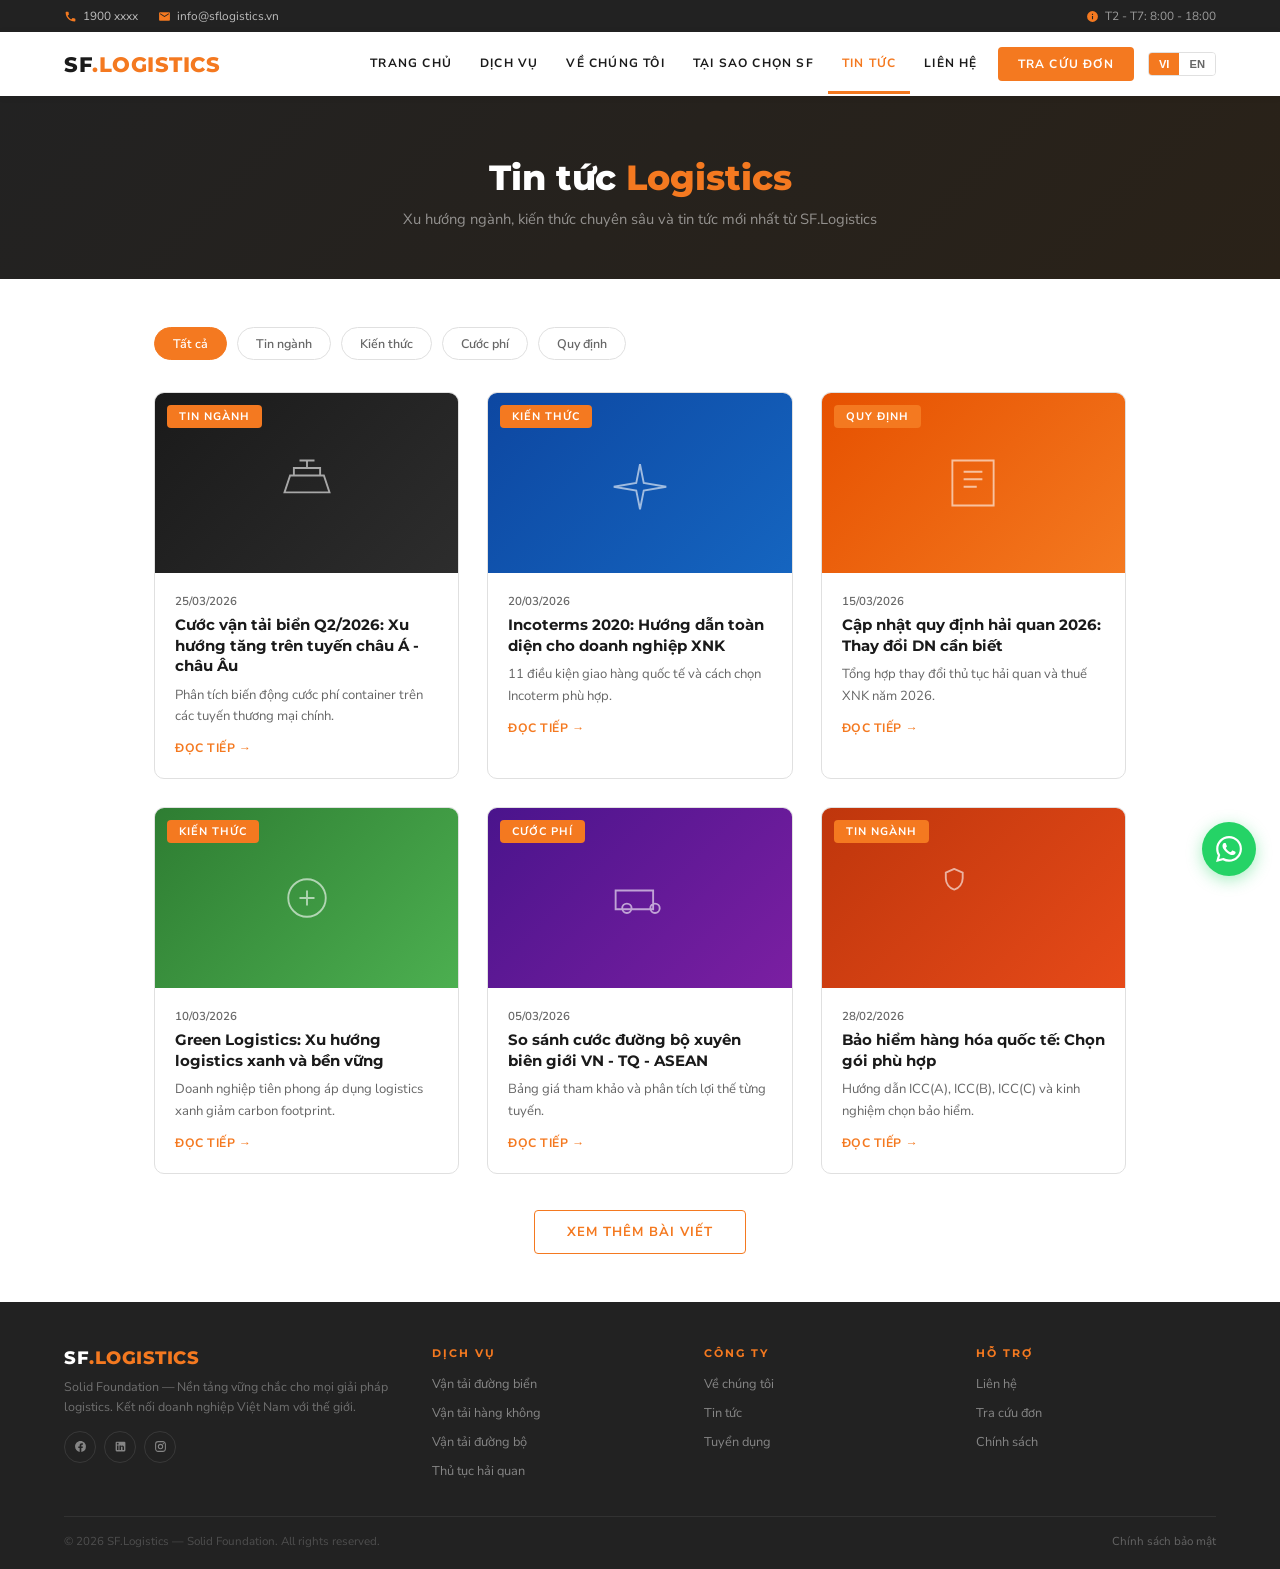
<file: blog.html>
<!DOCTYPE html>
<html lang="vi">
<head>
<meta charset="UTF-8">
<meta name="viewport" content="width=device-width, initial-scale=1.0">
<meta name="author" content="SF.Logistics">
<meta name="robots" content="index, follow">
<link rel="canonical" href="https://www.sflogistics.vn/blog">
<link rel="alternate" hreflang="vi" href="https://www.sflogistics.vn/blog">
<link rel="alternate" hreflang="en" href="https://www.sflogistics.vn/en/blog">
<meta property="og:type" content="website">
<meta property="og:site_name" content="SF.Logistics">
<meta property="og:locale" content="vi_VN">
<meta property="og:image" content="https://www.sflogistics.vn/assets/og-image.jpg">
<meta name="twitter:card" content="summary_large_image">
<link rel="icon" type="image/png" sizes="32x32" href="/favicon-32x32.png">
<link rel="preconnect" href="https://fonts.googleapis.com">
<link rel="preconnect" href="https://fonts.gstatic.com" crossorigin>
<link href="https://fonts.googleapis.com/css2?family=Nunito+Sans:wght@300;400;500;600;700;800;900&family=Montserrat:wght@400;500;600;700;800;900&display=swap" rel="stylesheet">
<link rel="stylesheet" href="style.css">
<title>Tin tức Logistics | SF.Logistics Blog</title>
<meta name="description" content="Cập nhật tin tức ngành logistics, kiến thức xuất nhập khẩu, cước phí vận tải và quy định hải quan mới nhất từ SF.Logistics.">
<meta property="og:title" content="Tin tức Logistics | SF.Logistics Blog">
<meta property="og:url" content="https://www.sflogistics.vn/blog">
</head>
<body>
<header>
<div class="top-bar" role="complementary">
  <div class="top-bar-left">
    <div class="top-bar-item"><svg viewBox="0 0 24 24"><path d="M6.62 10.79a15.05 15.05 0 006.59 6.59l2.2-2.2a1 1 0 011.01-.24c1.12.37 2.33.57 3.58.57.55 0 1 .45 1 1V20c0 .55-.45 1-1 1C10.07 21 3 13.93 3 4c0-.55.45-1 1-1h3.5c.55 0 1 .45 1 1 0 1.25.2 2.46.57 3.58.11.35.03.74-.25 1.02l-2.2 2.19z"/></svg><a href="tel:1900xxxx">1900 xxxx</a></div>
    <div class="top-bar-item"><svg viewBox="0 0 24 24"><path d="M20 4H4c-1.1 0-2 .9-2 2v12c0 1.1.9 2 2 2h16c1.1 0 2-.9 2-2V6c0-1.1-.9-2-2-2zm0 4l-8 5-8-5V6l8 5 8-5v2z"/></svg><a href="mailto:info@sflogistics.vn">info@sflogistics.vn</a></div>
  </div>
  <div class="top-bar-right">
    <div class="top-bar-item"><svg viewBox="0 0 24 24"><path d="M12 2a10 10 0 100 20 10 10 0 000-20zm1 15h-2v-6h2v6zm0-8h-2V7h2v2z"/></svg><span data-vi="T2 - T7: 8:00 - 18:00" data-en="Mon - Sat: 8:00 AM - 6:00 PM">T2 - T7: 8:00 - 18:00</span></div>
  </div>
</div>
<nav class="navbar" id="navbar">
  <a href="index.html" class="nav-brand" style="text-decoration:none">SF<span>.</span><span>LOGISTICS</span></a>
  <div class="nav-right">
    <ul class="nav-menu" id="navMenu">
      <li><a href="index.html" data-vi="Trang chủ" data-en="Home">Trang chủ</a></li>
      <li><a href="index.html#services" data-vi="Dịch vụ" data-en="Services">Dịch vụ</a></li>
      <li><a href="index.html#about" data-vi="Về chúng tôi" data-en="About">Về chúng tôi</a></li>
      <li><a href="index.html#why" data-vi="Tại sao chọn SF" data-en="Why SF">Tại sao chọn SF</a></li>
      <li><a href="blog.html" data-vi="Tin tức" data-en="News" class="active-link">Tin tức</a></li>
      <li><a href="index.html#contact" data-vi="Liên hệ" data-en="Contact">Liên hệ</a></li>
      <li><a href="tracking.html" class="nav-cta-link" data-vi="Tra cứu đơn" data-en="Track Order">Tra cứu đơn</a></li>
    </ul>
    <div class="lang-switch">
      <button class="lang-btn active" id="langVi" onclick="switchLang('vi')">VI</button>
      <button class="lang-btn" id="langEn" onclick="switchLang('en')">EN</button>
    </div>
    <button class="nav-hamburger" onclick="document.getElementById('navMenu').classList.toggle('show')">&#9776;</button>
  </div>
</nav>
</header>

<main id="main-content">
<section class="page-hero">
  <h1 data-vi="Tin tức <span>Logistics</span>" data-en="Logistics <span>News</span>">Tin tức <span>Logistics</span></h1>
  <p data-vi="Xu hướng ngành, kiến thức chuyên sâu và tin tức mới nhất từ SF.Logistics" data-en="Industry trends, in-depth knowledge and latest news from SF.Logistics">Xu hướng ngành, kiến thức chuyên sâu và tin tức mới nhất từ SF.Logistics</p>
</section>

<section class="page-body">
  <div class="blog-filters">
    <div class="blog-filter active" data-vi="Tất cả" data-en="All">Tất cả</div>
    <div class="blog-filter" data-vi="Tin ngành" data-en="Industry">Tin ngành</div>
    <div class="blog-filter" data-vi="Kiến thức" data-en="Knowledge">Kiến thức</div>
    <div class="blog-filter" data-vi="Cước phí" data-en="Rates">Cước phí</div>
    <div class="blog-filter" data-vi="Quy định" data-en="Regulations">Quy định</div>
  </div>
  <div class="blog-grid">
      <article class="blog-card">
        <div class="blog-thumb"><div class="blog-thumb-bg" style="background:linear-gradient(135deg,#1a1a1a,#2d2d2d)"><svg width="60" height="60" viewBox="0 0 64 64" fill="none"><path d="M8 42l6-18h36l6 18H8zm10-18V16h28v8M32 16V8m-8 0h16" stroke="white" stroke-width="2" fill="none" opacity=".6"/></svg></div><div class="blog-tag" data-vi="Tin ngành" data-en="Industry">Tin ngành</div></div>
        <div class="blog-body"><div class="blog-date">25/03/2026</div><h3 data-vi="Cước vận tải biển Q2/2026: Xu hướng tăng trên tuyến châu Á - châu Âu" data-en="Q2/2026 Ocean Freight: Upward Trend on Asia-Europe Routes">Cước vận tải biển Q2/2026: Xu hướng tăng trên tuyến châu Á - châu Âu</h3><p data-vi="Phân tích biến động cước phí container trên các tuyến thương mại chính." data-en="Analysis of container rate fluctuations on major trade routes.">Phân tích biến động cước phí container trên các tuyến thương mại chính.</p><span class="blog-read" data-vi="Đọc tiếp →" data-en="Read more →">Đọc tiếp →</span></div>
      </article>
      <article class="blog-card">
        <div class="blog-thumb"><div class="blog-thumb-bg" style="background:linear-gradient(135deg,#0d47a1,#1565c0)"><svg width="60" height="60" viewBox="0 0 64 64" fill="none"><path d="M4 36l24-4 4-20 4 20 24 4-24 4-4 20-4-20z" stroke="white" stroke-width="2" fill="none" opacity=".6"/></svg></div><div class="blog-tag" data-vi="Kiến thức" data-en="Knowledge">Kiến thức</div></div>
        <div class="blog-body"><div class="blog-date">20/03/2026</div><h3 data-vi="Incoterms 2020: Hướng dẫn toàn diện cho doanh nghiệp XNK" data-en="Incoterms 2020: Comprehensive Guide for Import-Export">Incoterms 2020: Hướng dẫn toàn diện cho doanh nghiệp XNK</h3><p data-vi="11 điều kiện giao hàng quốc tế và cách chọn Incoterm phù hợp." data-en="All 11 trade terms and how to choose the right Incoterm.">11 điều kiện giao hàng quốc tế và cách chọn Incoterm phù hợp.</p><span class="blog-read" data-vi="Đọc tiếp →" data-en="Read more →">Đọc tiếp →</span></div>
      </article>
      <article class="blog-card">
        <div class="blog-thumb"><div class="blog-thumb-bg" style="background:linear-gradient(135deg,#e65100,#f47920)"><svg width="60" height="60" viewBox="0 0 64 64" fill="none"><path d="M10 8h44v48H10zM22 20h20M22 28h20M22 36h14" stroke="white" stroke-width="2" fill="none" opacity=".6"/></svg></div><div class="blog-tag" data-vi="Quy định" data-en="Regulations">Quy định</div></div>
        <div class="blog-body"><div class="blog-date">15/03/2026</div><h3 data-vi="Cập nhật quy định hải quan 2026: Thay đổi DN cần biết" data-en="2026 Customs Regulations: Changes Businesses Must Know">Cập nhật quy định hải quan 2026: Thay đổi DN cần biết</h3><p data-vi="Tổng hợp thay đổi thủ tục hải quan và thuế XNK năm 2026." data-en="Summary of customs and import-export tax changes for 2026.">Tổng hợp thay đổi thủ tục hải quan và thuế XNK năm 2026.</p><span class="blog-read" data-vi="Đọc tiếp →" data-en="Read more →">Đọc tiếp →</span></div>
      </article>
      <article class="blog-card">
        <div class="blog-thumb"><div class="blog-thumb-bg" style="background:linear-gradient(135deg,#2e7d32,#4caf50)"><svg width="60" height="60" viewBox="0 0 64 64" fill="none"><path d="M32 12a20 20 0 100 40 20 20 0 000-40zM24 32h16M32 24v16" stroke="white" stroke-width="2" fill="none" opacity=".6"/></svg></div><div class="blog-tag" data-vi="Kiến thức" data-en="Knowledge">Kiến thức</div></div>
        <div class="blog-body"><div class="blog-date">10/03/2026</div><h3 data-vi="Green Logistics: Xu hướng logistics xanh và bền vững" data-en="Green Logistics: Sustainable Trends in Supply Chain">Green Logistics: Xu hướng logistics xanh và bền vững</h3><p data-vi="Doanh nghiệp tiên phong áp dụng logistics xanh giảm carbon footprint." data-en="Leading companies adopting green logistics to reduce carbon footprint.">Doanh nghiệp tiên phong áp dụng logistics xanh giảm carbon footprint.</p><span class="blog-read" data-vi="Đọc tiếp →" data-en="Read more →">Đọc tiếp →</span></div>
      </article>
      <article class="blog-card">
        <div class="blog-thumb"><div class="blog-thumb-bg" style="background:linear-gradient(135deg,#4a148c,#7b1fa2)"><svg width="60" height="60" viewBox="0 0 64 64" fill="none"><path d="M6 24h40v20H6zM18 48a5 5 0 100-10 5 5 0 000 10zM48 48a5 5 0 100-10 5 5 0 000 10z" stroke="white" stroke-width="2" fill="none" opacity=".6"/></svg></div><div class="blog-tag" data-vi="Cước phí" data-en="Rates">Cước phí</div></div>
        <div class="blog-body"><div class="blog-date">05/03/2026</div><h3 data-vi="So sánh cước đường bộ xuyên biên giới VN - TQ - ASEAN" data-en="Cross-border Road Freight: VN - China - ASEAN Comparison">So sánh cước đường bộ xuyên biên giới VN - TQ - ASEAN</h3><p data-vi="Bảng giá tham khảo và phân tích lợi thế từng tuyến." data-en="Reference rates and route advantage analysis.">Bảng giá tham khảo và phân tích lợi thế từng tuyến.</p><span class="blog-read" data-vi="Đọc tiếp →" data-en="Read more →">Đọc tiếp →</span></div>
      </article>
      <article class="blog-card">
        <div class="blog-thumb"><div class="blog-thumb-bg" style="background:linear-gradient(135deg,#bf360c,#e64a19)"><svg width="60" height="60" viewBox="0 0 64 64" fill="none"><path d="M12 1L3 5v6c0 5.55 3.84 10.74 9 12 5.16-1.26 9-6.45 9-12V5z" stroke="white" stroke-width="2" fill="none" opacity=".6"/></svg></div><div class="blog-tag" data-vi="Tin ngành" data-en="Industry">Tin ngành</div></div>
        <div class="blog-body"><div class="blog-date">28/02/2026</div><h3 data-vi="Bảo hiểm hàng hóa quốc tế: Chọn gói phù hợp" data-en="International Cargo Insurance: Choosing the Right Plan">Bảo hiểm hàng hóa quốc tế: Chọn gói phù hợp</h3><p data-vi="Hướng dẫn ICC(A), ICC(B), ICC(C) và kinh nghiệm chọn bảo hiểm." data-en="Guide on ICC(A), ICC(B), ICC(C) and insurance selection tips.">Hướng dẫn ICC(A), ICC(B), ICC(C) và kinh nghiệm chọn bảo hiểm.</p><span class="blog-read" data-vi="Đọc tiếp →" data-en="Read more →">Đọc tiếp →</span></div>
      </article>
  </div>
  <button class="blog-load-more" data-vi="Xem thêm bài viết" data-en="Load More Articles">Xem thêm bài viết</button>
</section>
</main>

<footer class="footer">
  <div class="footer-top">
    <div class="footer-brand">
      <div class="footer-logo"><a href="index.html" style="color:inherit;text-decoration:none">SF<span>.LOGISTICS</span></a></div>
      <p data-vi="Solid Foundation — Nền tảng vững chắc cho mọi giải pháp logistics. Kết nối doanh nghiệp Việt Nam với thế giới." data-en="Solid Foundation — A strong base for all logistics solutions. Connecting Vietnamese businesses with the world.">Solid Foundation — Nền tảng vững chắc cho mọi giải pháp logistics. Kết nối doanh nghiệp Việt Nam với thế giới.</p>
      <div class="footer-social">
        <a href="#"><svg viewBox="0 0 24 24"><path d="M12 2.04c-5.5 0-10 4.49-10 10.02 0 5 3.66 9.15 8.44 9.9v-7H7.9v-2.9h2.54V9.85c0-2.52 1.49-3.93 3.78-3.93 1.09 0 2.24.2 2.24.2v2.46h-1.26c-1.24 0-1.63.78-1.63 1.57v1.88h2.78l-.45 2.9h-2.33v7A10 10 0 0022 12.06c0-5.53-4.5-10.02-10-10.02z"/></svg></a>
        <a href="#"><svg viewBox="0 0 24 24"><path d="M19 3a2 2 0 012 2v14a2 2 0 01-2 2H5a2 2 0 01-2-2V5a2 2 0 012-2h14m-.5 15.5v-5.3a3.26 3.26 0 00-3.26-3.26c-.85 0-1.84.52-2.32 1.3v-1.11h-2.79v8.37h2.79v-4.93c0-.77.62-1.4 1.39-1.4a1.4 1.4 0 011.4 1.4v4.93h2.79M6.88 8.56a1.68 1.68 0 001.68-1.68c0-.93-.75-1.69-1.68-1.69a1.69 1.69 0 00-1.69 1.69c0 .93.76 1.68 1.69 1.68m1.39 9.94v-8.37H5.5v8.37h2.77z"/></svg></a>
        <a href="#"><svg viewBox="0 0 24 24"><path d="M7.8 2h8.4C19.4 2 22 4.6 22 7.8v8.4a5.8 5.8 0 01-5.8 5.8H7.8C4.6 22 2 19.4 2 16.2V7.8A5.8 5.8 0 017.8 2m-.2 2A3.6 3.6 0 004 7.6v8.8C4 18.39 5.61 20 7.6 20h8.8a3.6 3.6 0 003.6-3.6V7.6C20 5.61 18.39 4 16.4 4H7.6m9.65 1.5a1.25 1.25 0 110 2.5 1.25 1.25 0 010-2.5M12 7a5 5 0 110 10 5 5 0 010-10m0 2a3 3 0 100 6 3 3 0 000-6z"/></svg></a>
      </div>
    </div>
    <div class="footer-col"><h4 data-vi="Dịch vụ" data-en="Services">Dịch vụ</h4><ul><li><a href="#" data-vi="Vận tải đường biển" data-en="Ocean Freight">Vận tải đường biển</a></li><li><a href="#" data-vi="Vận tải hàng không" data-en="Air Freight">Vận tải hàng không</a></li><li><a href="#" data-vi="Vận tải đường bộ" data-en="Road Freight">Vận tải đường bộ</a></li><li><a href="#" data-vi="Thủ tục hải quan" data-en="Customs">Thủ tục hải quan</a></li></ul></div>
    <div class="footer-col"><h4 data-vi="Công ty" data-en="Company">Công ty</h4><ul><li><a href="index.html#about" data-vi="Về chúng tôi" data-en="About Us">Về chúng tôi</a></li><li><a href="blog.html" data-vi="Tin tức" data-en="News">Tin tức</a></li><li><a href="#" data-vi="Tuyển dụng" data-en="Careers">Tuyển dụng</a></li></ul></div>
    <div class="footer-col"><h4 data-vi="Hỗ trợ" data-en="Support">Hỗ trợ</h4><ul><li><a href="index.html#contact" data-vi="Liên hệ" data-en="Contact">Liên hệ</a></li><li><a href="tracking.html" data-vi="Tra cứu đơn" data-en="Track Order">Tra cứu đơn</a></li><li><a href="#" data-vi="Chính sách" data-en="Policy">Chính sách</a></li></ul></div>
  </div>
  <div class="footer-bottom">
    <p>&copy; 2026 SF.Logistics — Solid Foundation. All rights reserved.</p>
    <a href="#" data-vi="Chính sách bảo mật" data-en="Privacy Policy">Chính sách bảo mật</a>
  </div>
</footer>

<!-- BACK TO TOP -->
<button class="btt" id="btt" onclick="window.scrollTo({top:0,behavior:'smooth'})" aria-label="Back to top"><svg viewBox="0 0 24 24"><path d="M7 14l5-5 5 5z"/></svg></button>

<!-- WHATSAPP -->
<a class="wa" href="#" aria-label="WhatsApp"><svg viewBox="0 0 24 24"><path d="M17.472 14.382c-.297-.149-1.758-.867-2.03-.967-.273-.099-.471-.148-.67.15-.197.297-.767.966-.94 1.164-.173.199-.347.223-.644.075-.297-.15-1.255-.463-2.39-1.475-.883-.788-1.48-1.761-1.653-2.059-.173-.297-.018-.458.13-.606.134-.133.298-.347.446-.52.149-.174.198-.298.298-.497.099-.198.05-.371-.025-.52-.075-.149-.669-1.612-.916-2.207-.242-.579-.487-.5-.669-.51l-.57-.01c-.198 0-.52.074-.792.372-.272.297-1.04 1.016-1.04 2.479 0 1.462 1.065 2.875 1.213 3.074.149.198 2.096 3.2 5.077 4.487.709.306 1.262.489 1.694.625.712.227 1.36.195 1.871.118.571-.085 1.758-.719 2.006-1.413.248-.694.248-1.289.173-1.413-.074-.124-.272-.198-.57-.347m-5.421 7.403h-.004a9.87 9.87 0 01-5.031-1.378l-.361-.214-3.741.982.998-3.648-.235-.374a9.86 9.86 0 01-1.51-5.26c.001-5.45 4.436-9.884 9.888-9.884 2.64 0 5.122 1.03 6.988 2.898a9.825 9.825 0 012.893 6.994c-.003 5.45-4.437 9.884-9.885 9.884m8.413-18.297A11.815 11.815 0 0012.05 0C5.495 0 .16 5.335.157 11.892c0 2.096.547 4.142 1.588 5.945L.057 24l6.305-1.654a11.882 11.882 0 005.683 1.448h.005c6.554 0 11.89-5.335 11.893-11.893a11.821 11.821 0 00-3.48-8.413z"/></svg></a>

<script src="main.js"></script>
<script>
document.querySelectorAll('.blog-filter').forEach(function(b){b.addEventListener('click',function(){document.querySelectorAll('.blog-filter').forEach(function(x){x.classList.remove('active')});b.classList.add('active')});});
</script>
</body>
</html>
</file>
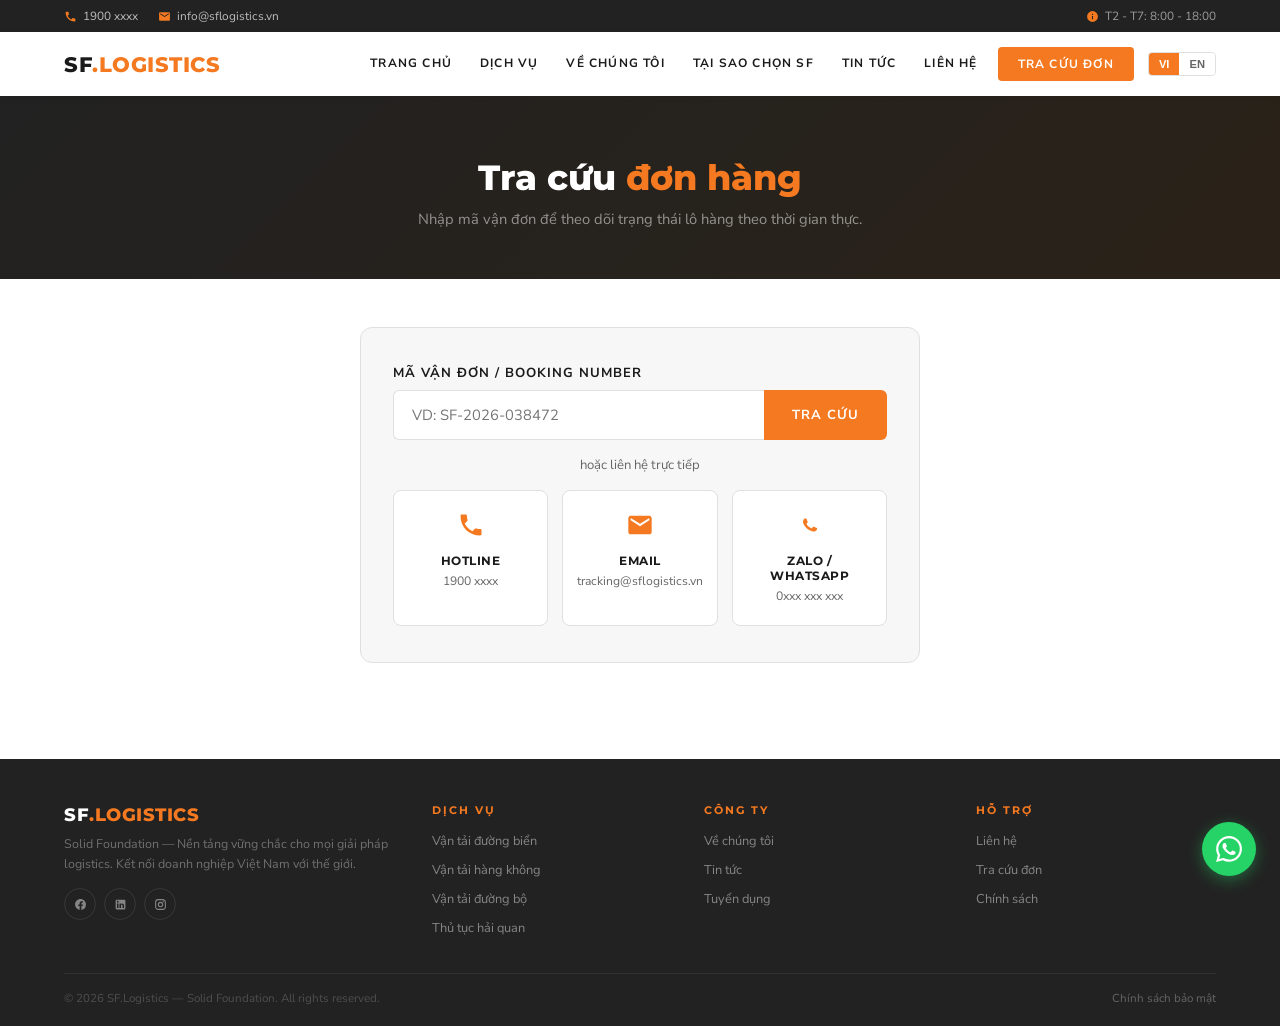
<file: tracking.html>
<!DOCTYPE html>
<html lang="vi">
<head>
<meta charset="UTF-8">
<meta name="viewport" content="width=device-width, initial-scale=1.0">
<meta name="author" content="SF.Logistics">
<meta name="robots" content="index, follow">
<link rel="canonical" href="https://www.sflogistics.vn/tracking">
<link rel="alternate" hreflang="vi" href="https://www.sflogistics.vn/tracking">
<link rel="alternate" hreflang="en" href="https://www.sflogistics.vn/en/tracking">
<meta property="og:type" content="website">
<meta property="og:site_name" content="SF.Logistics">
<meta property="og:locale" content="vi_VN">
<meta property="og:image" content="https://www.sflogistics.vn/assets/og-image.jpg">
<meta name="twitter:card" content="summary_large_image">
<link rel="icon" type="image/png" sizes="32x32" href="/favicon-32x32.png">
<link rel="preconnect" href="https://fonts.googleapis.com">
<link rel="preconnect" href="https://fonts.gstatic.com" crossorigin>
<link href="https://fonts.googleapis.com/css2?family=Nunito+Sans:wght@300;400;500;600;700;800;900&family=Montserrat:wght@400;500;600;700;800;900&display=swap" rel="stylesheet">
<link rel="stylesheet" href="style.css">
<title>Tra cứu đơn hàng | SF.Logistics</title>
<meta name="description" content="Tra cứu trạng thái vận đơn, theo dõi lô hàng real-time 24/7 tại SF.Logistics.">
<meta property="og:title" content="Tra cứu đơn hàng | SF.Logistics">
<meta property="og:url" content="https://www.sflogistics.vn/tracking">
</head>
<body>
<header>
<div class="top-bar" role="complementary">
  <div class="top-bar-left">
    <div class="top-bar-item"><svg viewBox="0 0 24 24"><path d="M6.62 10.79a15.05 15.05 0 006.59 6.59l2.2-2.2a1 1 0 011.01-.24c1.12.37 2.33.57 3.58.57.55 0 1 .45 1 1V20c0 .55-.45 1-1 1C10.07 21 3 13.93 3 4c0-.55.45-1 1-1h3.5c.55 0 1 .45 1 1 0 1.25.2 2.46.57 3.58.11.35.03.74-.25 1.02l-2.2 2.19z"/></svg><a href="tel:1900xxxx">1900 xxxx</a></div>
    <div class="top-bar-item"><svg viewBox="0 0 24 24"><path d="M20 4H4c-1.1 0-2 .9-2 2v12c0 1.1.9 2 2 2h16c1.1 0 2-.9 2-2V6c0-1.1-.9-2-2-2zm0 4l-8 5-8-5V6l8 5 8-5v2z"/></svg><a href="mailto:info@sflogistics.vn">info@sflogistics.vn</a></div>
  </div>
  <div class="top-bar-right">
    <div class="top-bar-item"><svg viewBox="0 0 24 24"><path d="M12 2a10 10 0 100 20 10 10 0 000-20zm1 15h-2v-6h2v6zm0-8h-2V7h2v2z"/></svg><span data-vi="T2 - T7: 8:00 - 18:00" data-en="Mon - Sat: 8:00 AM - 6:00 PM">T2 - T7: 8:00 - 18:00</span></div>
  </div>
</div>
<nav class="navbar" id="navbar">
  <a href="index.html" class="nav-brand" style="text-decoration:none">SF<span>.</span><span>LOGISTICS</span></a>
  <div class="nav-right">
    <ul class="nav-menu" id="navMenu">
      <li><a href="index.html" data-vi="Trang chủ" data-en="Home">Trang chủ</a></li>
      <li><a href="index.html#services" data-vi="Dịch vụ" data-en="Services">Dịch vụ</a></li>
      <li><a href="index.html#about" data-vi="Về chúng tôi" data-en="About">Về chúng tôi</a></li>
      <li><a href="index.html#why" data-vi="Tại sao chọn SF" data-en="Why SF">Tại sao chọn SF</a></li>
      <li><a href="blog.html" data-vi="Tin tức" data-en="News">Tin tức</a></li>
      <li><a href="index.html#contact" data-vi="Liên hệ" data-en="Contact">Liên hệ</a></li>
      <li><a href="tracking.html" class="nav-cta-link active-link" data-vi="Tra cứu đơn" data-en="Track Order">Tra cứu đơn</a></li>
    </ul>
    <div class="lang-switch">
      <button class="lang-btn active" id="langVi" onclick="switchLang('vi')">VI</button>
      <button class="lang-btn" id="langEn" onclick="switchLang('en')">EN</button>
    </div>
    <button class="nav-hamburger" onclick="document.getElementById('navMenu').classList.toggle('show')">&#9776;</button>
  </div>
</nav>
</header>

<main id="main-content">
<section class="page-hero">
  <h1 data-vi="Tra cứu <span>đơn hàng</span>" data-en="Track Your <span>Shipment</span>">Tra cứu <span>đơn hàng</span></h1>
  <p data-vi="Nhập mã vận đơn để theo dõi trạng thái lô hàng theo thời gian thực." data-en="Enter your tracking number to monitor your shipment status in real-time.">Nhập mã vận đơn để theo dõi trạng thái lô hàng theo thời gian thực.</p>
</section>

<section class="page-body">
  <div class="track-form">
    <label data-vi="Mã vận đơn / Booking Number" data-en="Tracking / Booking Number">Mã vận đơn / Booking Number</label>
    <div class="track-input-row">
      <input type="text" class="track-input" id="trackInput" placeholder="VD: SF-2026-038472">
      <button class="track-submit" onclick="demoTrack()" data-vi="Tra cứu" data-en="Track">Tra cứu</button>
    </div>
    <div class="track-or" data-vi="hoặc liên hệ trực tiếp" data-en="or contact us directly">hoặc liên hệ trực tiếp</div>
    <div class="track-methods">
      <div class="track-method"><svg viewBox="0 0 24 24"><path d="M6.62 10.79a15.05 15.05 0 006.59 6.59l2.2-2.2a1 1 0 011.01-.24c1.12.37 2.33.57 3.58.57.55 0 1 .45 1 1V20c0 .55-.45 1-1 1C10.07 21 3 13.93 3 4c0-.55.45-1 1-1h3.5c.55 0 1 .45 1 1 0 1.25.2 2.46.57 3.58.11.35.03.74-.25 1.02l-2.2 2.19z"/></svg><h4>Hotline</h4><p>1900 xxxx</p></div>
      <div class="track-method"><svg viewBox="0 0 24 24"><path d="M20 4H4c-1.1 0-2 .9-2 2v12c0 1.1.9 2 2 2h16c1.1 0 2-.9 2-2V6c0-1.1-.9-2-2-2zm0 4l-8 5-8-5V6l8 5 8-5v2z"/></svg><h4>Email</h4><p>tracking@sflogistics.vn</p></div>
      <div class="track-method"><svg viewBox="0 0 24 24"><path d="M17.472 14.382c-.297-.149-1.758-.867-2.03-.967-.273-.099-.471-.148-.67.15-.197.297-.767.966-.94 1.164-.173.199-.347.223-.644.075-.297-.15-1.255-.463-2.39-1.475-.883-.788-1.48-1.761-1.653-2.059-.173-.297-.018-.458.13-.606.134-.133.298-.347.446-.52.149-.174.198-.298.298-.497.099-.198.05-.371-.025-.52-.075-.149-.669-1.612-.916-2.207-.242-.579-.487-.5-.669-.51l-.57-.01c-.198 0-.52.074-.792.372-.272.297-1.04 1.016-1.04 2.479 0 1.462 1.065 2.875 1.213 3.074.149.198 2.096 3.2 5.077 4.487.709.306 1.262.489 1.694.625.712.227 1.36.195 1.871.118.571-.085 1.758-.719 2.006-1.413.248-.694.248-1.289.173-1.413-.074-.124-.272-.198-.57-.347z"/></svg><h4>Zalo / WhatsApp</h4><p>0xxx xxx xxx</p></div>
    </div>
  </div>

  <div class="track-demo" id="trackDemo">
    <div class="track-result">
      <div class="track-result-head">
        <div><div class="track-result-id">SF-2026-038472</div><div style="font-size:.78rem;color:var(--gray-text);margin-top:2px">HCM → Hamburg, Germany</div></div>
        <div class="track-status" data-vi="Đang vận chuyển" data-en="In Transit">Đang vận chuyển</div>
      </div>
      <div class="track-timeline">
        <div class="track-step done"><div class="track-step-date">15/03/2026 - 09:00</div><div class="track-step-text" data-vi="Đã lấy hàng" data-en="Picked Up">Đã lấy hàng</div><div class="track-step-loc">Kho SF.Logistics, Q.7, TP.HCM</div></div>
        <div class="track-step done"><div class="track-step-date">16/03/2026 - 14:30</div><div class="track-step-text" data-vi="Thông quan xuất khẩu" data-en="Export Customs Cleared">Thông quan xuất khẩu</div><div class="track-step-loc">Cảng Cát Lái, TP.HCM</div></div>
        <div class="track-step done"><div class="track-step-date">17/03/2026 - 06:00</div><div class="track-step-text" data-vi="Tàu khởi hành" data-en="Vessel Departed">Tàu khởi hành</div><div class="track-step-loc">Cát Lái → Singapore</div></div>
        <div class="track-step current"><div class="track-step-date">22/03/2026 - 10:15</div><div class="track-step-text" data-vi="Đang trên biển" data-en="In Transit at Sea">Đang trên biển</div><div class="track-step-loc">Ấn Độ Dương — ETA: 12/04/2026</div></div>
        <div class="track-step"><div class="track-step-date">—</div><div class="track-step-text" data-vi="Cập cảng Hamburg" data-en="Arrived Hamburg">Cập cảng Hamburg</div></div>
        <div class="track-step"><div class="track-step-date">—</div><div class="track-step-text" data-vi="Thông quan nhập khẩu" data-en="Import Customs">Thông quan nhập khẩu</div></div>
        <div class="track-step"><div class="track-step-date">—</div><div class="track-step-text" data-vi="Giao hàng" data-en="Delivered">Giao hàng</div></div>
      </div>
    </div>
  </div>
</section>
</main>

<footer class="footer">
  <div class="footer-top">
    <div class="footer-brand">
      <div class="footer-logo"><a href="index.html" style="color:inherit;text-decoration:none">SF<span>.LOGISTICS</span></a></div>
      <p data-vi="Solid Foundation — Nền tảng vững chắc cho mọi giải pháp logistics. Kết nối doanh nghiệp Việt Nam với thế giới." data-en="Solid Foundation — A strong base for all logistics solutions. Connecting Vietnamese businesses with the world.">Solid Foundation — Nền tảng vững chắc cho mọi giải pháp logistics. Kết nối doanh nghiệp Việt Nam với thế giới.</p>
      <div class="footer-social">
        <a href="#"><svg viewBox="0 0 24 24"><path d="M12 2.04c-5.5 0-10 4.49-10 10.02 0 5 3.66 9.15 8.44 9.9v-7H7.9v-2.9h2.54V9.85c0-2.52 1.49-3.93 3.78-3.93 1.09 0 2.24.2 2.24.2v2.46h-1.26c-1.24 0-1.63.78-1.63 1.57v1.88h2.78l-.45 2.9h-2.33v7A10 10 0 0022 12.06c0-5.53-4.5-10.02-10-10.02z"/></svg></a>
        <a href="#"><svg viewBox="0 0 24 24"><path d="M19 3a2 2 0 012 2v14a2 2 0 01-2 2H5a2 2 0 01-2-2V5a2 2 0 012-2h14m-.5 15.5v-5.3a3.26 3.26 0 00-3.26-3.26c-.85 0-1.84.52-2.32 1.3v-1.11h-2.79v8.37h2.79v-4.93c0-.77.62-1.4 1.39-1.4a1.4 1.4 0 011.4 1.4v4.93h2.79M6.88 8.56a1.68 1.68 0 001.68-1.68c0-.93-.75-1.69-1.68-1.69a1.69 1.69 0 00-1.69 1.69c0 .93.76 1.68 1.69 1.68m1.39 9.94v-8.37H5.5v8.37h2.77z"/></svg></a>
        <a href="#"><svg viewBox="0 0 24 24"><path d="M7.8 2h8.4C19.4 2 22 4.6 22 7.8v8.4a5.8 5.8 0 01-5.8 5.8H7.8C4.6 22 2 19.4 2 16.2V7.8A5.8 5.8 0 017.8 2m-.2 2A3.6 3.6 0 004 7.6v8.8C4 18.39 5.61 20 7.6 20h8.8a3.6 3.6 0 003.6-3.6V7.6C20 5.61 18.39 4 16.4 4H7.6m9.65 1.5a1.25 1.25 0 110 2.5 1.25 1.25 0 010-2.5M12 7a5 5 0 110 10 5 5 0 010-10m0 2a3 3 0 100 6 3 3 0 000-6z"/></svg></a>
      </div>
    </div>
    <div class="footer-col"><h4 data-vi="Dịch vụ" data-en="Services">Dịch vụ</h4><ul><li><a href="#" data-vi="Vận tải đường biển" data-en="Ocean Freight">Vận tải đường biển</a></li><li><a href="#" data-vi="Vận tải hàng không" data-en="Air Freight">Vận tải hàng không</a></li><li><a href="#" data-vi="Vận tải đường bộ" data-en="Road Freight">Vận tải đường bộ</a></li><li><a href="#" data-vi="Thủ tục hải quan" data-en="Customs">Thủ tục hải quan</a></li></ul></div>
    <div class="footer-col"><h4 data-vi="Công ty" data-en="Company">Công ty</h4><ul><li><a href="index.html#about" data-vi="Về chúng tôi" data-en="About Us">Về chúng tôi</a></li><li><a href="blog.html" data-vi="Tin tức" data-en="News">Tin tức</a></li><li><a href="#" data-vi="Tuyển dụng" data-en="Careers">Tuyển dụng</a></li></ul></div>
    <div class="footer-col"><h4 data-vi="Hỗ trợ" data-en="Support">Hỗ trợ</h4><ul><li><a href="index.html#contact" data-vi="Liên hệ" data-en="Contact">Liên hệ</a></li><li><a href="tracking.html" data-vi="Tra cứu đơn" data-en="Track Order">Tra cứu đơn</a></li><li><a href="#" data-vi="Chính sách" data-en="Policy">Chính sách</a></li></ul></div>
  </div>
  <div class="footer-bottom">
    <p>&copy; 2026 SF.Logistics — Solid Foundation. All rights reserved.</p>
    <a href="#" data-vi="Chính sách bảo mật" data-en="Privacy Policy">Chính sách bảo mật</a>
  </div>
</footer>

<!-- BACK TO TOP -->
<button class="btt" id="btt" onclick="window.scrollTo({top:0,behavior:'smooth'})" aria-label="Back to top"><svg viewBox="0 0 24 24"><path d="M7 14l5-5 5 5z"/></svg></button>

<!-- WHATSAPP -->
<a class="wa" href="#" aria-label="WhatsApp"><svg viewBox="0 0 24 24"><path d="M17.472 14.382c-.297-.149-1.758-.867-2.03-.967-.273-.099-.471-.148-.67.15-.197.297-.767.966-.94 1.164-.173.199-.347.223-.644.075-.297-.15-1.255-.463-2.39-1.475-.883-.788-1.48-1.761-1.653-2.059-.173-.297-.018-.458.13-.606.134-.133.298-.347.446-.52.149-.174.198-.298.298-.497.099-.198.05-.371-.025-.52-.075-.149-.669-1.612-.916-2.207-.242-.579-.487-.5-.669-.51l-.57-.01c-.198 0-.52.074-.792.372-.272.297-1.04 1.016-1.04 2.479 0 1.462 1.065 2.875 1.213 3.074.149.198 2.096 3.2 5.077 4.487.709.306 1.262.489 1.694.625.712.227 1.36.195 1.871.118.571-.085 1.758-.719 2.006-1.413.248-.694.248-1.289.173-1.413-.074-.124-.272-.198-.57-.347m-5.421 7.403h-.004a9.87 9.87 0 01-5.031-1.378l-.361-.214-3.741.982.998-3.648-.235-.374a9.86 9.86 0 01-1.51-5.26c.001-5.45 4.436-9.884 9.888-9.884 2.64 0 5.122 1.03 6.988 2.898a9.825 9.825 0 012.893 6.994c-.003 5.45-4.437 9.884-9.885 9.884m8.413-18.297A11.815 11.815 0 0012.05 0C5.495 0 .16 5.335.157 11.892c0 2.096.547 4.142 1.588 5.945L.057 24l6.305-1.654a11.882 11.882 0 005.683 1.448h.005c6.554 0 11.89-5.335 11.893-11.893a11.821 11.821 0 00-3.48-8.413z"/></svg></a>

<script src="main.js"></script>
<script>
function demoTrack(){var v=document.getElementById('trackInput').value.trim();if(!v){document.getElementById('trackInput').focus();return}document.getElementById('trackDemo').classList.add('show');document.getElementById('trackDemo').scrollIntoView({behavior:'smooth'})}
</script>
</body>
</html>
</file>
<file: style.css>
*,*::before,*::after{margin:0;padding:0;box-sizing:border-box}
:root{--black:#1a1a1a;--dark:#222;--orange:#f47920;--orange-dark:#d96a18;--amber:#f9a825;--white:#fff;--off-white:#f7f7f7;--gray-text:#666;--gray-light:#e0e0e0;--gray-bg:#f2f2f2}
html{scroll-behavior:smooth}
body{font-family:'Nunito Sans',sans-serif;color:var(--black);background:var(--white);overflow-x:hidden}
.skip-nav{position:absolute;top:-100px;left:0;background:var(--orange);color:var(--white);padding:12px 24px;z-index:9999;font-weight:700;text-decoration:none;transition:top .3s}
.skip-nav:focus{top:0}
.btt{position:fixed;bottom:90px;right:24px;z-index:998;width:44px;height:44px;border-radius:50%;background:var(--orange);border:none;cursor:pointer;display:flex;align-items:center;justify-content:center;box-shadow:0 4px 12px rgba(244,121,32,.3);opacity:0;visibility:hidden;transform:translateY(10px);transition:all .3s}
.btt.show{opacity:1;visibility:visible;transform:translateY(0)}
.btt:hover{background:var(--orange-dark);transform:translateY(-2px)}
.btt svg{width:18px;height:18px;fill:var(--white)}

/* TOP BAR */
header{position:sticky;top:0;z-index:1100}
.top-bar{background:var(--dark);padding:8px 5%;display:flex;justify-content:space-between;align-items:center;font-size:.74rem;color:rgba(255,255,255,.55)}
.top-bar a{color:rgba(255,255,255,.7);text-decoration:none;transition:color .2s}
.top-bar a:hover{color:var(--orange)}
.top-bar-left,.top-bar-right{display:flex;align-items:center;gap:20px}
.top-bar-item{display:flex;align-items:center;gap:6px}
.top-bar-item svg{width:13px;height:13px;fill:var(--orange);flex-shrink:0}

/* NAVBAR */
.navbar{position:relative;top:auto;width:100%;z-index:1000;background:var(--white);box-shadow:0 1px 8px rgba(0,0,0,.06);padding:0 5%;height:64px;display:flex;align-items:center;justify-content:space-between}
.nav-brand{font-family:'Montserrat',sans-serif;font-weight:800;font-size:1.3rem;color:var(--black);letter-spacing:.5px}
.nav-brand span{color:var(--orange)}
.nav-right{display:flex;align-items:center}
.nav-menu{display:flex;align-items:center;gap:0;list-style:none}
.nav-menu li a{display:block;padding:20px 14px;font-size:.75rem;font-weight:700;letter-spacing:1.2px;text-transform:uppercase;color:var(--black);text-decoration:none;border-bottom:3px solid transparent;transition:all .3s}
.nav-menu li a:hover,.nav-menu li a.active-link{color:var(--orange);border-bottom-color:var(--orange)}
.nav-cta-link{background:var(--orange)!important;color:var(--white)!important;padding:9px 20px!important;border-radius:4px;border-bottom:none!important;margin-left:6px}
.nav-cta-link:hover{background:var(--orange-dark)!important;border-bottom-color:transparent!important}
.lang-switch{display:flex;margin-left:14px;border:1px solid var(--gray-light);border-radius:4px;overflow:hidden}
.lang-btn{padding:5px 10px;font-size:.7rem;font-weight:700;cursor:pointer;border:none;background:var(--white);color:var(--gray-text);transition:all .2s;text-transform:uppercase}
.lang-btn.active{background:var(--orange);color:var(--white)}
.nav-hamburger{display:none;background:none;border:none;font-size:1.4rem;cursor:pointer;color:var(--black)}

/* HERO */
.hero{position:relative;height:88vh;min-height:540px;overflow:hidden;display:flex;align-items:center;background:var(--dark)}
.hero-bg{position:absolute;inset:0;background:linear-gradient(135deg,rgba(26,26,26,.78) 0%,rgba(26,26,26,.4) 50%,rgba(244,121,32,.12) 100%)}
.hero-pattern{position:absolute;inset:0;background-image:url("data:image/svg+xml,%3Csvg width='60' height='60' viewBox='0 0 60 60' xmlns='http://www.w3.org/2000/svg'%3E%3Cg fill='none' fill-rule='evenodd'%3E%3Cg fill='%23f47920' fill-opacity='0.04'%3E%3Cpath d='M36 34v-4h-2v4h-4v2h4v4h2v-4h4v-2h-4zm0-30V0h-2v4h-4v2h4v4h2V6h4V4h-4zM6 34v-4H4v4H0v2h4v4h2v-4h4v-2H6zM6 4V0H4v4H0v2h4v4h2V6h4V4H6z'/%3E%3C/g%3E%3C/g%3E%3C/svg%3E")}
.hero-glow{position:absolute;right:-15%;top:-20%;width:65vw;height:65vw;background:radial-gradient(circle,rgba(244,121,32,.14) 0%,transparent 65%);animation:glow 5s ease-in-out infinite alternate}
@keyframes glow{0%{opacity:.6;transform:scale(1)}100%{opacity:1;transform:scale(1.1)}}
.hero-content{position:relative;z-index:2;text-align:center;width:100%;padding:0 5%;display:flex;flex-direction:column;align-items:center}
.hero-logo-icon{width:96px;height:96px;background:rgba(244,121,32,.12);border:2px solid rgba(244,121,32,.25);border-radius:50%;display:flex;align-items:center;justify-content:center;margin-bottom:24px}
.hero-logo-icon svg{width:46px;height:46px}
.hero-overline{color:var(--orange);font-size:.78rem;font-weight:700;letter-spacing:3px;text-transform:uppercase;margin-bottom:16px;display:flex;align-items:center;gap:10px}
.hero-overline::before,.hero-overline::after{content:'';width:28px;height:2px;background:var(--orange)}
.hero h1{font-family:'Montserrat',sans-serif;font-size:clamp(1.7rem,4vw,2.8rem);color:var(--white);font-weight:800;line-height:1.3;max-width:720px}
.hero h1 span{color:var(--orange)}
.hero-sub{color:rgba(255,255,255,.55);font-size:1rem;line-height:1.75;max-width:540px;margin-top:16px;font-weight:300}
.hero-buttons{display:flex;gap:14px;margin-top:28px;flex-wrap:wrap;justify-content:center}
.btn-primary{display:inline-flex;align-items:center;gap:8px;background:var(--orange);color:var(--white);padding:13px 32px;border:none;border-radius:4px;font-family:'Nunito Sans',sans-serif;font-weight:700;font-size:.85rem;letter-spacing:1px;text-transform:uppercase;cursor:pointer;transition:all .3s;text-decoration:none}
.btn-primary:hover{background:var(--orange-dark);transform:translateY(-2px);box-shadow:0 8px 24px rgba(244,121,32,.3)}
.btn-outline{display:inline-flex;align-items:center;gap:8px;background:transparent;color:var(--white);padding:13px 32px;border:1.5px solid rgba(255,255,255,.25);border-radius:4px;font-family:'Nunito Sans',sans-serif;font-weight:600;font-size:.85rem;letter-spacing:1px;text-transform:uppercase;cursor:pointer;transition:all .3s;text-decoration:none}
.btn-outline:hover{border-color:var(--orange);color:var(--orange)}
.btn-icon{width:15px;height:15px}

/* STATS */
.stats-bar{background:var(--white);display:grid;grid-template-columns:repeat(4,1fr);max-width:1000px;margin:-48px auto 0;position:relative;z-index:10;border-radius:10px;box-shadow:0 8px 40px rgba(0,0,0,.1)}
.stat-item{padding:28px 20px;text-align:center;border-right:1px solid var(--gray-light)}
.stat-item:last-child{border-right:none}
.stat-num{font-family:'Montserrat',sans-serif;font-size:2.2rem;font-weight:800;color:var(--orange);line-height:1}
.stat-label{color:var(--gray-text);font-size:.72rem;font-weight:600;letter-spacing:1.5px;text-transform:uppercase;margin-top:6px}

/* SECTION */
.section-title{font-family:'Montserrat',sans-serif;font-size:1.7rem;font-weight:800;text-transform:uppercase;text-align:center;color:var(--black);margin-bottom:10px;letter-spacing:.5px}
.section-title span{color:var(--orange)}
.section-sub{text-align:center;color:var(--gray-text);font-size:.92rem;line-height:1.7;max-width:560px;margin:0 auto}
.section-line{width:45px;height:3px;background:var(--orange);margin:12px auto 20px;border-radius:2px}

/* SERVICES */
.services{padding:80px 5% 70px}
.services-grid{display:grid;grid-template-columns:repeat(4,1fr);gap:24px;max-width:1100px;margin:36px auto 0}
.svc-card{text-align:center;padding:32px 20px;border:1px solid var(--gray-light);border-radius:10px;background:var(--white);transition:all .35s;cursor:pointer}
.svc-card:hover{transform:translateY(-8px);box-shadow:0 16px 48px rgba(0,0,0,.08);border-color:var(--orange)}
.svc-icon{width:100px;height:100px;margin:0 auto 18px;border-radius:50%;background:linear-gradient(145deg,rgba(244,121,32,.08),rgba(249,168,37,.05));border:2px solid rgba(244,121,32,.12);display:flex;align-items:center;justify-content:center;transition:all .35s}
.svc-card:hover .svc-icon{background:var(--orange);border-color:var(--orange)}
.svc-icon svg{width:40px;height:40px;fill:var(--orange);transition:fill .35s}
.svc-card:hover .svc-icon svg{fill:var(--white)}
.svc-card h3{font-family:'Montserrat',sans-serif;font-size:.92rem;font-weight:700;text-transform:uppercase;letter-spacing:1px;margin-bottom:10px}
.svc-card p{color:var(--gray-text);font-size:.84rem;line-height:1.65}
.svc-link{display:inline-flex;align-items:center;gap:5px;margin-top:14px;color:var(--orange);font-weight:700;font-size:.76rem;letter-spacing:1px;text-transform:uppercase;text-decoration:none;transition:gap .3s}
.svc-card:hover .svc-link{gap:9px}

/* ABOUT */
.about{display:grid;grid-template-columns:1fr 1fr;min-height:480px}
.about-image{background:var(--dark);display:flex;align-items:center;justify-content:center;position:relative;overflow:hidden}
.about-image::before{content:'';position:absolute;inset:0;background:linear-gradient(135deg,rgba(244,121,32,.08),rgba(26,26,26,.55))}
.about-img-inner{position:relative;z-index:2;display:flex;flex-direction:column;align-items:center;gap:24px;padding:40px}
.about-img-inner svg{width:110px;height:110px;opacity:.5}
.about-stats-row{display:flex;gap:28px}
.about-stat{text-align:center}
.about-stat-num{font-family:'Montserrat',sans-serif;font-size:2rem;font-weight:800;color:var(--orange)}
.about-stat-label{color:rgba(255,255,255,.45);font-size:.68rem;letter-spacing:2px;text-transform:uppercase;margin-top:4px}
.about-text{padding:56px 5% 56px 44px;display:flex;flex-direction:column;justify-content:center}
.about-text .section-title{text-align:left;margin-bottom:6px}
.about-text .section-line{margin:8px 0 20px}
.about-text p{color:var(--gray-text);font-size:.92rem;line-height:1.85;margin-bottom:14px}
.about-list{list-style:none;display:grid;grid-template-columns:1fr 1fr;gap:10px 16px;margin:8px 0 20px}
.about-list li{display:flex;align-items:center;gap:8px;font-size:.84rem;font-weight:600;color:var(--black)}
.about-list li svg{width:16px;height:16px;fill:var(--orange);flex-shrink:0}

/* WHY */
.why-us{padding:80px 5%;background:var(--gray-bg)}
.why-grid{display:grid;grid-template-columns:repeat(3,1fr);gap:24px;max-width:1100px;margin:36px auto 0}
.why-card{background:var(--white);border-radius:10px;padding:32px 28px;border:1px solid var(--gray-light);transition:all .3s}
.why-card:hover{box-shadow:0 12px 36px rgba(0,0,0,.06);transform:translateY(-4px);border-left:3px solid var(--orange)}
.why-icon{width:52px;height:52px;border-radius:10px;background:linear-gradient(135deg,var(--orange),var(--amber));display:flex;align-items:center;justify-content:center;margin-bottom:16px}
.why-icon svg{width:24px;height:24px;fill:var(--white)}
.why-card h3{font-family:'Montserrat',sans-serif;font-size:.92rem;font-weight:700;text-transform:uppercase;letter-spacing:.5px;margin-bottom:8px}
.why-card p{color:var(--gray-text);font-size:.84rem;line-height:1.7}

/* PROCESS */
.process{padding:80px 5%}
.process-grid{display:grid;grid-template-columns:repeat(4,1fr);gap:0;max-width:1000px;margin:36px auto 0;position:relative}
.process-grid::before{content:'';position:absolute;top:42px;left:12.5%;width:75%;height:2px;background:var(--gray-light)}
.step{text-align:center;padding:0 16px;position:relative}
.step-num{width:84px;height:84px;border-radius:50%;background:var(--white);border:3px solid var(--gray-light);display:flex;align-items:center;justify-content:center;margin:0 auto 20px;position:relative;z-index:2;transition:all .3s;font-family:'Montserrat',sans-serif;font-size:1.6rem;font-weight:800;color:var(--gray-light)}
.step:hover .step-num{border-color:var(--orange);color:var(--white);background:var(--orange);box-shadow:0 8px 24px rgba(244,121,32,.25)}
.step h3{font-family:'Montserrat',sans-serif;font-size:.85rem;font-weight:700;text-transform:uppercase;letter-spacing:.5px;margin-bottom:6px}
.step p{color:var(--gray-text);font-size:.82rem;line-height:1.6}

/* CLIENTS */
.clients{padding:60px 5%;background:var(--gray-bg)}
.clients-logos{display:flex;justify-content:center;align-items:center;gap:32px;flex-wrap:wrap;max-width:1000px;margin:32px auto 0}
.client-logo-box{width:130px;height:58px;background:var(--white);border:1px solid var(--gray-light);border-radius:8px;display:flex;align-items:center;justify-content:center;padding:8px 14px;opacity:.5;transition:all .3s;filter:grayscale(1)}
.client-logo-box:hover{opacity:1;filter:grayscale(0);box-shadow:0 4px 16px rgba(0,0,0,.06);border-color:var(--orange)}

/* REVIEWS */
.reviews{padding:80px 5%;background:var(--white);overflow:hidden}
.reviews-intro{text-align:center;max-width:580px;margin:0 auto 40px;color:var(--gray-text);font-size:.9rem;line-height:1.7}
.slider-viewport{overflow:hidden;width:100%;max-width:1100px;margin:0 auto}
.slider-track{display:flex;gap:24px;transition:transform .7s cubic-bezier(.4,0,.2,1)}
.review-card{width:340px;flex-shrink:0;background:var(--off-white);border:1px solid var(--gray-light);border-radius:10px;padding:28px 24px;position:relative;transition:all .4s}
.review-card.active{box-shadow:0 8px 32px rgba(0,0,0,.08);border-color:var(--orange)}
.review-card::before{content:'\201C';position:absolute;top:12px;right:20px;font-family:'Montserrat',sans-serif;font-size:3.5rem;color:rgba(244,121,32,.08);line-height:1}
.review-stars{display:flex;gap:2px;margin-bottom:12px}
.review-star{color:var(--amber);font-size:.85rem}
.review-card blockquote{font-size:.86rem;color:var(--gray-text);line-height:1.75;font-style:italic;margin-bottom:18px;position:relative;z-index:2}
.review-author{display:flex;align-items:center;gap:10px;border-top:1px solid var(--gray-light);padding-top:14px}
.review-avatar{width:40px;height:40px;border-radius:50%;background:var(--orange);display:flex;align-items:center;justify-content:center;font-family:'Montserrat',sans-serif;font-size:.75rem;font-weight:700;color:var(--white)}
.review-name{font-weight:700;color:var(--black);font-size:.82rem}
.review-role{color:var(--gray-text);font-size:.72rem;margin-top:2px}
.slider-dots{display:flex;justify-content:center;gap:7px;margin-top:28px}
.slider-dot{width:8px;height:8px;border-radius:50%;background:var(--gray-light);border:none;cursor:pointer;transition:all .3s;padding:0}
.slider-dot.active{background:var(--orange);width:22px;border-radius:4px}

/* FAQ */
.faq{padding:80px 5%;background:var(--gray-bg)}
.faq-list{max-width:760px;margin:36px auto 0}
.faq-item{background:var(--white);border:1px solid var(--gray-light);border-radius:8px;margin-bottom:12px;overflow:hidden;transition:border-color .3s}
.faq-item.open{border-color:var(--orange)}
.faq-q{padding:18px 24px;display:flex;justify-content:space-between;align-items:center;cursor:pointer;font-weight:700;font-size:.9rem;transition:color .2s}
.faq-q:hover{color:var(--orange)}
.faq-q svg{width:18px;height:18px;fill:var(--gray-text);transition:transform .3s;flex-shrink:0}
.faq-item.open .faq-q svg{transform:rotate(180deg);fill:var(--orange)}
.faq-a{max-height:0;overflow:hidden;transition:max-height .4s ease,padding .3s;padding:0 24px;color:var(--gray-text);font-size:.88rem;line-height:1.75}
.faq-item.open .faq-a{max-height:300px;padding:0 24px 20px}

/* NEWSLETTER */
.newsletter{background:var(--dark);padding:64px 5%;text-align:center;position:relative;overflow:hidden}
.newsletter::before{content:'';position:absolute;left:50%;top:50%;transform:translate(-50%,-50%);width:500px;height:500px;background:radial-gradient(circle,rgba(244,121,32,.08) 0%,transparent 70%)}
.newsletter h2{font-family:'Montserrat',sans-serif;font-size:1.6rem;font-weight:800;color:var(--white);text-transform:uppercase;position:relative;z-index:2}
.newsletter h2 span{color:var(--orange)}
.newsletter p{color:rgba(255,255,255,.5);font-size:.9rem;margin:12px auto 28px;max-width:460px;position:relative;z-index:2}
.nl-form{display:flex;gap:0;max-width:480px;margin:0 auto;position:relative;z-index:2}
.nl-input{flex:1;padding:14px 18px;border:1px solid rgba(255,255,255,.12);border-right:none;border-radius:4px 0 0 4px;background:rgba(255,255,255,.06);color:var(--white);font-family:'Nunito Sans',sans-serif;font-size:.88rem;outline:none;transition:border-color .3s}
.nl-input::placeholder{color:rgba(255,255,255,.3)}
.nl-input:focus{border-color:var(--orange)}
.nl-submit{padding:14px 28px;background:var(--orange);color:var(--white);border:none;border-radius:0 4px 4px 0;font-family:'Nunito Sans',sans-serif;font-weight:700;font-size:.82rem;letter-spacing:1px;text-transform:uppercase;cursor:pointer;transition:background .3s}
.nl-submit:hover{background:var(--orange-dark)}

/* MAP */
.map-section{display:grid;grid-template-columns:380px 1fr;min-height:400px}
.map-info{background:var(--dark);padding:44px 32px;display:flex;flex-direction:column;justify-content:center}
.map-info h3{font-family:'Montserrat',sans-serif;font-size:1.1rem;font-weight:700;color:var(--white);text-transform:uppercase;letter-spacing:1px;margin-bottom:24px}
.map-info h3 span{color:var(--orange)}
.map-info-list{list-style:none;display:flex;flex-direction:column;gap:16px}
.map-info-item{display:flex;align-items:flex-start;gap:12px}
.map-info-icon{width:34px;height:34px;flex-shrink:0;background:rgba(244,121,32,.1);border-radius:50%;display:flex;align-items:center;justify-content:center}
.map-info-icon svg{width:14px;height:14px;fill:var(--orange)}
.info-label{color:rgba(255,255,255,.4);font-size:.68rem;letter-spacing:1.5px;text-transform:uppercase;font-weight:600}
.info-value{color:var(--white);font-size:.88rem;margin-top:2px}
.map-embed{background:var(--gray-bg)}
.map-embed iframe{width:100%;height:100%;min-height:400px;border:none;display:block}

/* FOOTER */
.footer{background:var(--dark);padding:44px 5% 20px;color:var(--white)}
.footer-top{display:grid;grid-template-columns:1.4fr 1fr 1fr 1fr;gap:32px;padding-bottom:28px;border-bottom:1px solid rgba(255,255,255,.07)}
.footer-brand .footer-logo{font-family:'Montserrat',sans-serif;font-weight:800;font-size:1.15rem;letter-spacing:.5px}
.footer-brand .footer-logo span{color:var(--orange)}
.footer-brand>p{color:rgba(255,255,255,.35);font-size:.78rem;margin-top:8px;line-height:1.6}
.footer-social{display:flex;gap:8px;margin-top:14px}
.footer-social a{width:32px;height:32px;border-radius:50%;border:1px solid rgba(255,255,255,.1);display:flex;align-items:center;justify-content:center;transition:all .3s}
.footer-social a:hover{border-color:var(--orange);background:rgba(244,121,32,.1)}
.footer-social a svg{width:13px;height:13px;fill:rgba(255,255,255,.45)}
.footer-social a:hover svg{fill:var(--orange)}
.footer-col h4{font-family:'Montserrat',sans-serif;font-size:.68rem;font-weight:700;letter-spacing:2px;text-transform:uppercase;color:var(--orange);margin-bottom:12px}
.footer-col ul{list-style:none}
.footer-col ul li{margin-bottom:7px}
.footer-col ul a{color:rgba(255,255,255,.45);text-decoration:none;font-size:.8rem;transition:color .3s}
.footer-col ul a:hover{color:var(--orange)}
.footer-bottom{display:flex;justify-content:space-between;align-items:center;padding-top:16px;flex-wrap:wrap;gap:10px}
.footer-bottom p{color:rgba(255,255,255,.2);font-size:.72rem}
.footer-bottom a{color:rgba(255,255,255,.3);font-size:.72rem;text-decoration:none;transition:color .3s}
.footer-bottom a:hover{color:var(--orange)}

/* WHATSAPP */
.wa{position:fixed;bottom:24px;right:24px;z-index:999;width:54px;height:54px;border-radius:50%;background:#25d366;display:flex;align-items:center;justify-content:center;box-shadow:0 4px 16px rgba(37,211,102,.4);text-decoration:none;transition:transform .3s}
.wa:hover{transform:scale(1.1)}
.wa svg{width:26px;height:26px;fill:var(--white)}

/* PAGE HERO (Tracking & Blog) */
.page-hero{background:linear-gradient(135deg,var(--dark) 0%,#2a2218 100%);padding:60px 5% 50px;text-align:center}
.page-hero h1{font-family:'Montserrat',sans-serif;font-size:clamp(1.4rem,3.5vw,2.2rem);color:var(--white);font-weight:800;margin-bottom:10px}
.page-hero h1 span{color:var(--orange)}
.page-hero p{color:rgba(255,255,255,.5);font-size:.92rem;max-width:500px;margin:0 auto}
.page-body{padding:48px 5%;max-width:1100px;margin:0 auto}

/* TRACKING */
.track-form{max-width:560px;margin:0 auto 48px;background:var(--off-white);border:1px solid var(--gray-light);border-radius:12px;padding:36px 32px}
.track-form label{display:block;font-weight:700;font-size:.82rem;letter-spacing:1px;text-transform:uppercase;color:var(--black);margin-bottom:8px}
.track-input-row{display:flex;gap:0}
.track-input{flex:1;padding:14px 18px;border:1px solid var(--gray-light);border-right:none;border-radius:6px 0 0 6px;font-size:.92rem;font-family:'Nunito Sans',sans-serif;outline:none;transition:border-color .3s}
.track-input:focus{border-color:var(--orange)}
.track-submit{padding:14px 28px;background:var(--orange);color:var(--white);border:none;border-radius:0 6px 6px 0;font-family:'Nunito Sans',sans-serif;font-weight:700;font-size:.82rem;letter-spacing:1px;text-transform:uppercase;cursor:pointer;transition:background .3s}
.track-submit:hover{background:var(--orange-dark)}
.track-or{text-align:center;color:var(--gray-text);font-size:.82rem;margin:16px 0}
.track-methods{display:grid;grid-template-columns:repeat(3,1fr);gap:14px}
.track-method{text-align:center;padding:20px 14px;background:var(--white);border:1px solid var(--gray-light);border-radius:8px;transition:all .3s;cursor:pointer}
.track-method:hover{border-color:var(--orange);box-shadow:0 4px 16px rgba(0,0,0,.05)}
.track-method svg{width:28px;height:28px;fill:var(--orange);margin-bottom:8px}
.track-method h4{font-family:'Montserrat',sans-serif;font-size:.78rem;font-weight:700;text-transform:uppercase;letter-spacing:.5px;margin-bottom:4px}
.track-method p{color:var(--gray-text);font-size:.76rem;line-height:1.5}
.track-demo{max-width:560px;margin:0 auto;display:none}
.track-demo.show{display:block}
.track-result{background:var(--off-white);border:1px solid var(--gray-light);border-radius:12px;padding:28px}
.track-result-head{display:flex;justify-content:space-between;align-items:flex-start;margin-bottom:20px;flex-wrap:wrap;gap:10px}
.track-result-id{font-family:'Montserrat',sans-serif;font-weight:800;font-size:1rem}
.track-status{display:inline-block;background:rgba(76,175,80,.1);color:#2e7d32;padding:4px 12px;border-radius:20px;font-size:.72rem;font-weight:700;letter-spacing:1px;text-transform:uppercase}
.track-timeline{position:relative;padding-left:24px}
.track-timeline::before{content:'';position:absolute;left:7px;top:4px;bottom:4px;width:2px;background:var(--gray-light)}
.track-step{position:relative;padding:0 0 20px 20px}
.track-step:last-child{padding-bottom:0}
.track-step::before{content:'';position:absolute;left:-20px;top:4px;width:12px;height:12px;border-radius:50%;background:var(--gray-light);border:2px solid var(--white);z-index:1}
.track-step.done::before{background:var(--orange)}
.track-step.current::before{background:var(--orange);box-shadow:0 0 0 4px rgba(244,121,32,.2)}
.track-step-date{font-size:.72rem;color:var(--gray-text);font-weight:600}
.track-step-text{font-size:.85rem;font-weight:600;margin-top:2px}
.track-step-loc{font-size:.78rem;color:var(--gray-text)}

/* BLOG */
.blog-filters{display:flex;gap:10px;margin-bottom:32px;flex-wrap:wrap}
.blog-filter{padding:7px 18px;border:1px solid var(--gray-light);border-radius:20px;font-size:.78rem;font-weight:600;cursor:pointer;transition:all .2s;background:var(--white);color:var(--gray-text)}
.blog-filter.active,.blog-filter:hover{background:var(--orange);color:var(--white);border-color:var(--orange)}
.blog-grid{display:grid;grid-template-columns:repeat(3,1fr);gap:28px}
.blog-card{background:var(--white);border:1px solid var(--gray-light);border-radius:10px;overflow:hidden;transition:all .3s;cursor:pointer}
.blog-card:hover{transform:translateY(-6px);box-shadow:0 12px 36px rgba(0,0,0,.08)}
.blog-thumb{height:180px;position:relative;overflow:hidden}
.blog-thumb-bg{width:100%;height:100%;display:flex;align-items:center;justify-content:center}
.blog-tag{position:absolute;top:12px;left:12px;background:var(--orange);color:var(--white);padding:4px 12px;border-radius:4px;font-size:.68rem;font-weight:700;letter-spacing:1px;text-transform:uppercase}
.blog-body{padding:20px}
.blog-date{font-size:.72rem;color:var(--gray-text);font-weight:600;margin-bottom:6px}
.blog-card h3{font-family:'Montserrat',sans-serif;font-size:.92rem;font-weight:700;line-height:1.4;margin-bottom:8px;transition:color .2s}
.blog-card:hover h3{color:var(--orange)}
.blog-card p{color:var(--gray-text);font-size:.82rem;line-height:1.65}
.blog-read{display:inline-flex;align-items:center;gap:5px;margin-top:12px;color:var(--orange);font-weight:700;font-size:.76rem;letter-spacing:.5px;text-transform:uppercase}
.blog-load-more{display:block;margin:36px auto 0;padding:12px 32px;background:var(--white);border:1.5px solid var(--orange);color:var(--orange);border-radius:4px;font-family:'Nunito Sans',sans-serif;font-weight:700;font-size:.82rem;letter-spacing:1px;text-transform:uppercase;cursor:pointer;transition:all .3s}
.blog-load-more:hover{background:var(--orange);color:var(--white)}

/* RESPONSIVE */
@media(max-width:1024px){
  .top-bar{display:none}
  .services-grid{grid-template-columns:repeat(2,1fr)}
  .about{grid-template-columns:1fr}.about-text{padding:44px 5%}
  .why-grid{grid-template-columns:repeat(2,1fr)}
  .process-grid{grid-template-columns:repeat(2,1fr);gap:32px}.process-grid::before{display:none}
  .map-section{grid-template-columns:1fr}
  .nav-menu{display:none}.nav-hamburger{display:block}
  .nav-menu.show{display:flex;flex-direction:column;position:absolute;top:64px;left:0;width:100%;background:var(--white);box-shadow:0 8px 24px rgba(0,0,0,.08);padding:8px 0;z-index:999}
  .nav-menu.show li a{padding:12px 20px;border-bottom:none}
  .footer-top{grid-template-columns:1fr 1fr}
  .stats-bar{grid-template-columns:repeat(2,1fr);margin:-36px 5% 0}
  .blog-grid{grid-template-columns:repeat(2,1fr)}
}
@media(max-width:640px){
  .hero{height:78vh}.hero h1{font-size:1.5rem}
  .services-grid,.why-grid,.blog-grid{grid-template-columns:1fr}
  .process-grid{grid-template-columns:1fr}
  .stats-bar{grid-template-columns:1fr;margin:-24px 5% 0}
  .stat-item{border-right:none;border-bottom:1px solid var(--gray-light);padding:18px}
  .stat-item:last-child{border-bottom:none}
  .review-card{width:290px}.slider-track{gap:14px}
  .nl-form{flex-direction:column;gap:10px}
  .nl-input{border-right:1px solid rgba(255,255,255,.12);border-radius:4px}
  .nl-submit{border-radius:4px}
  .footer-top{grid-template-columns:1fr}
  .footer-bottom{flex-direction:column;text-align:center}
  .about-list{grid-template-columns:1fr}
  .hero-buttons{flex-direction:column;align-items:center}
  .clients-logos{gap:14px}.client-logo-box{width:100px;height:46px}
  .track-methods{grid-template-columns:1fr}
  .track-input-row{flex-direction:column;gap:10px}
  .track-input{border-right:1px solid var(--gray-light);border-radius:6px}
  .track-submit{border-radius:6px}
}
</file>
